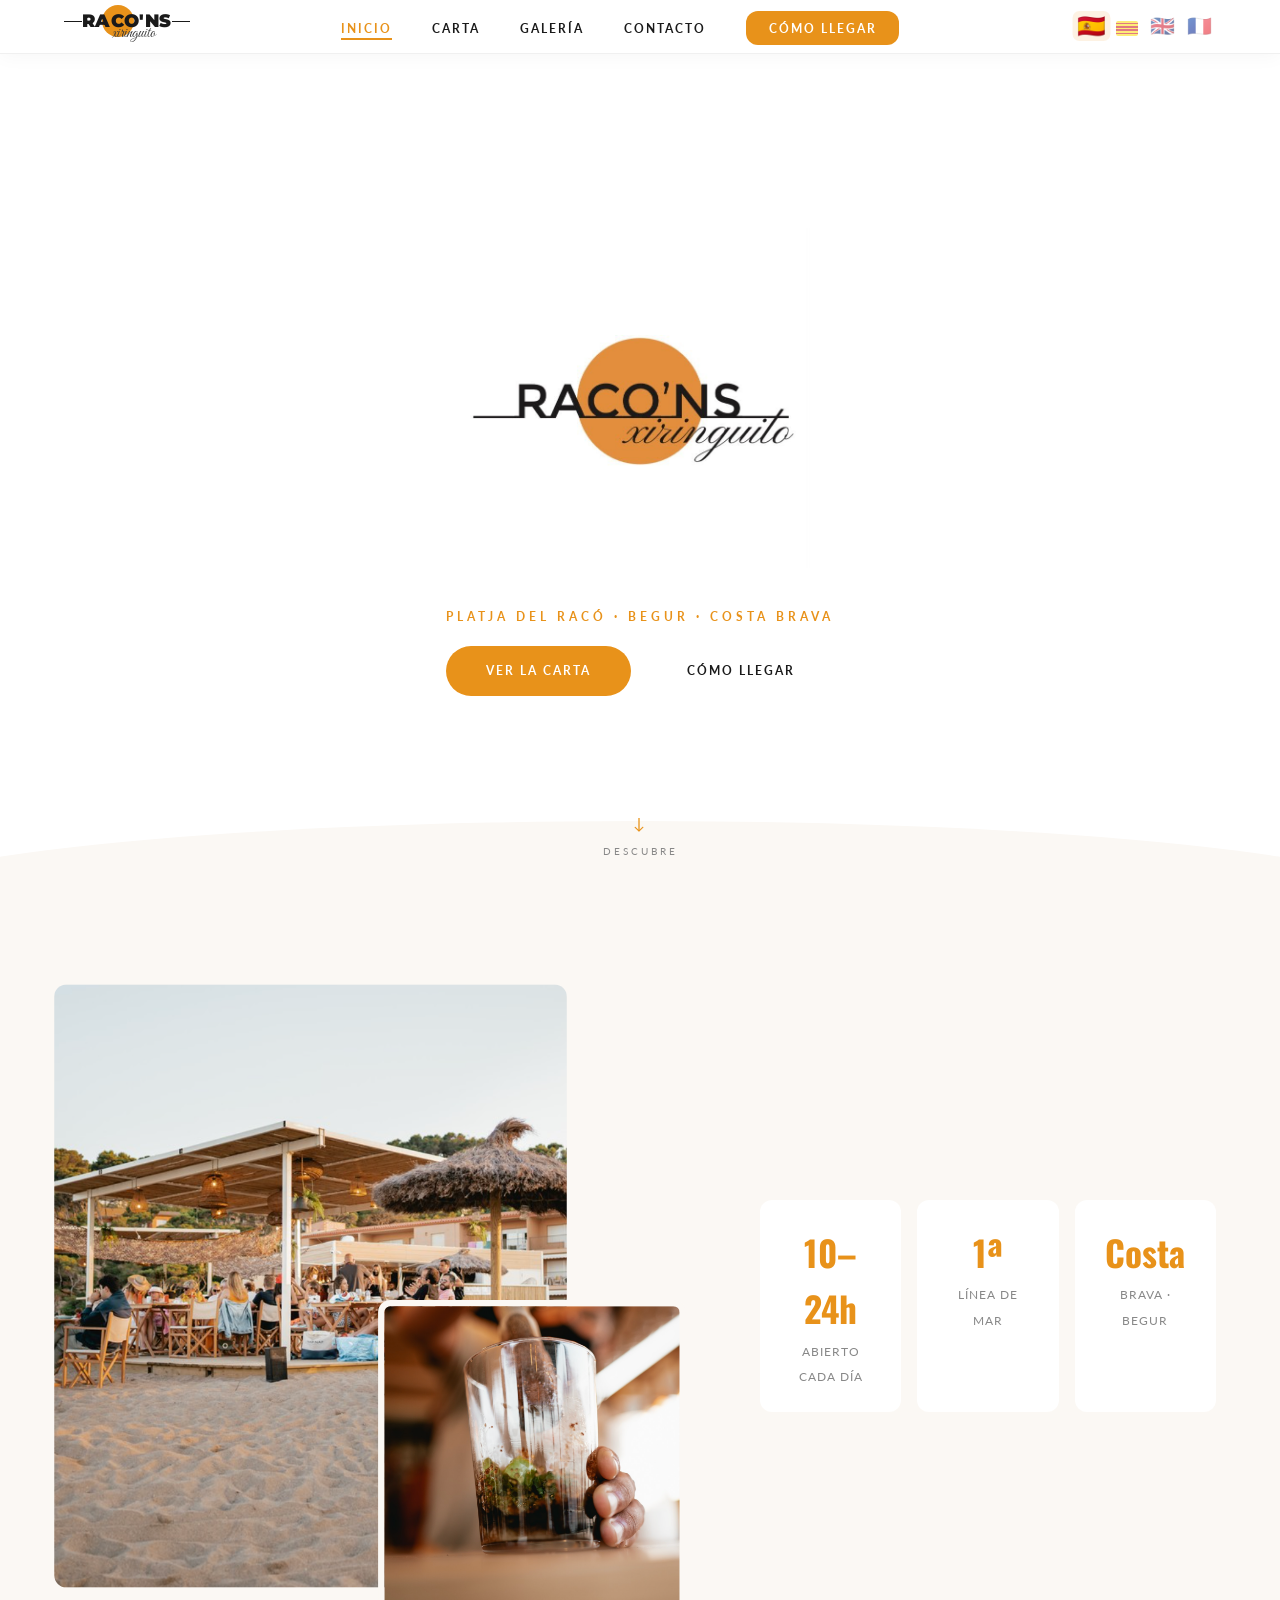
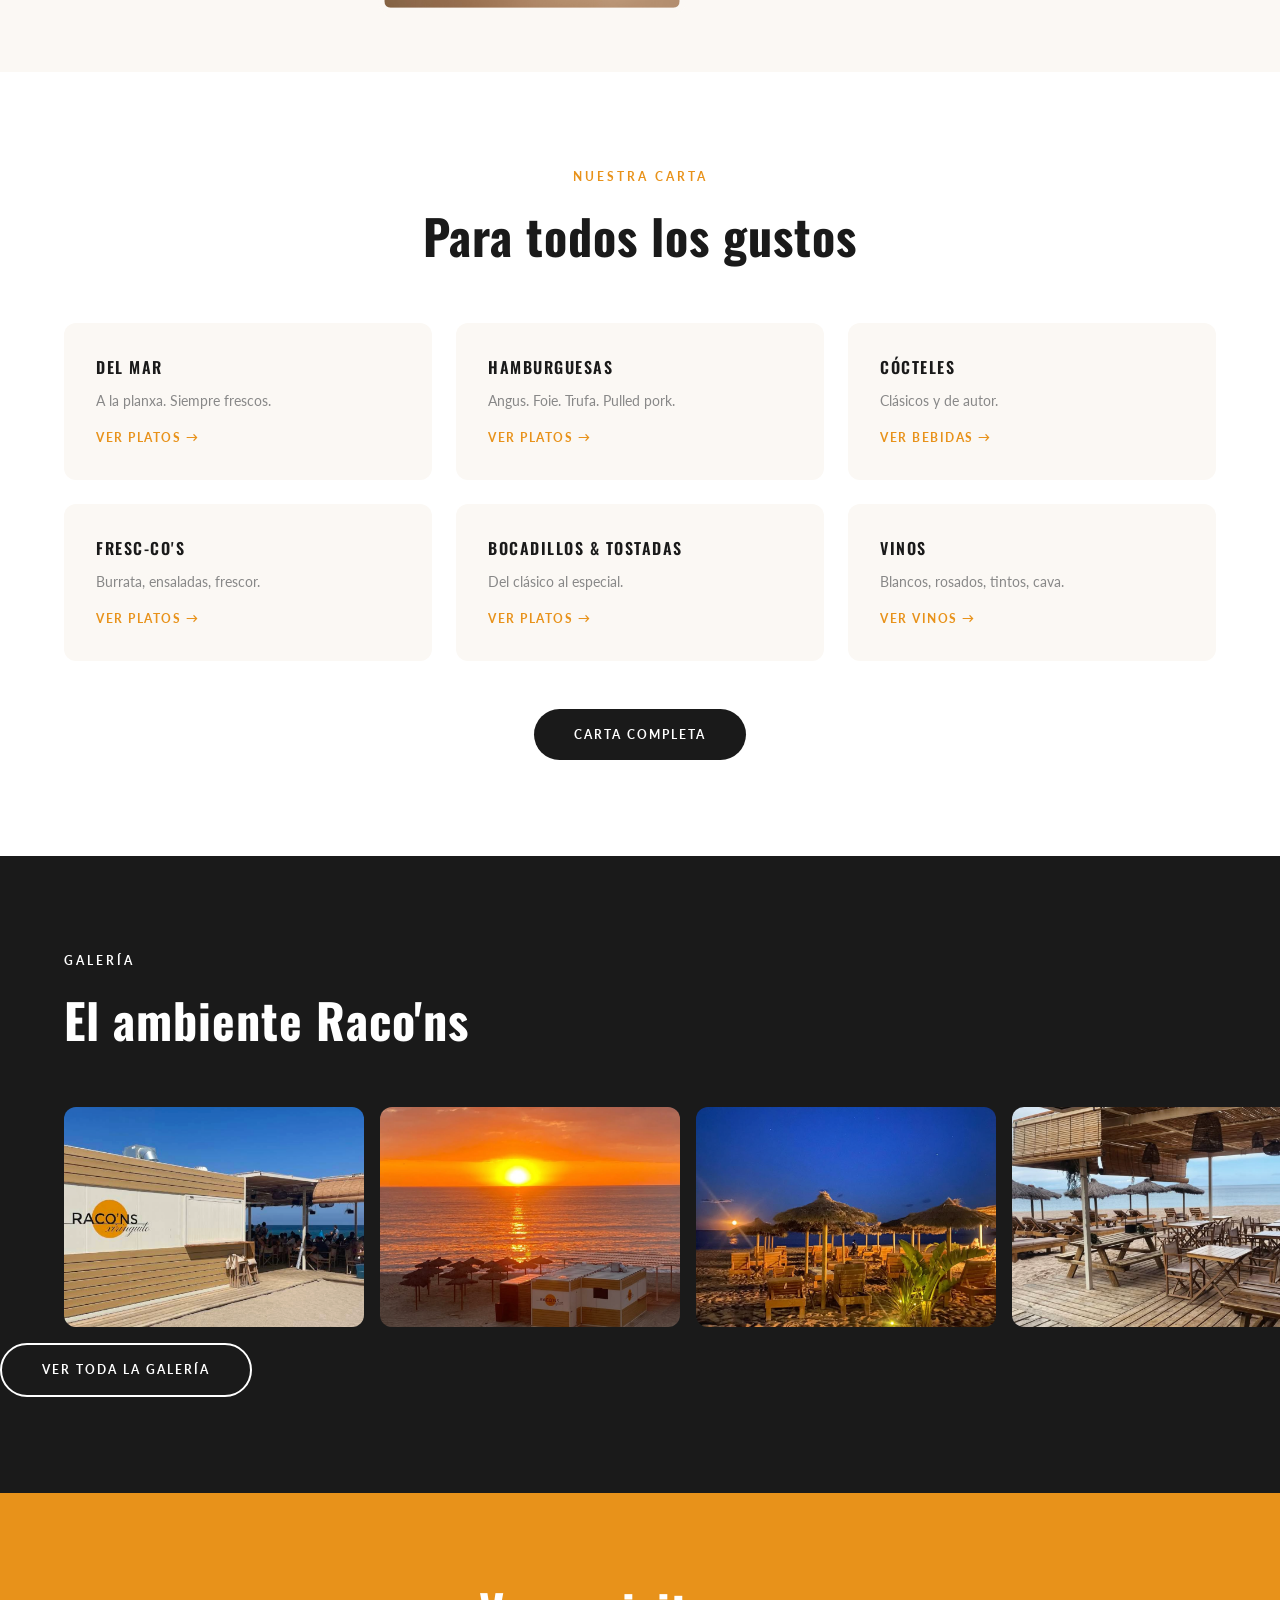
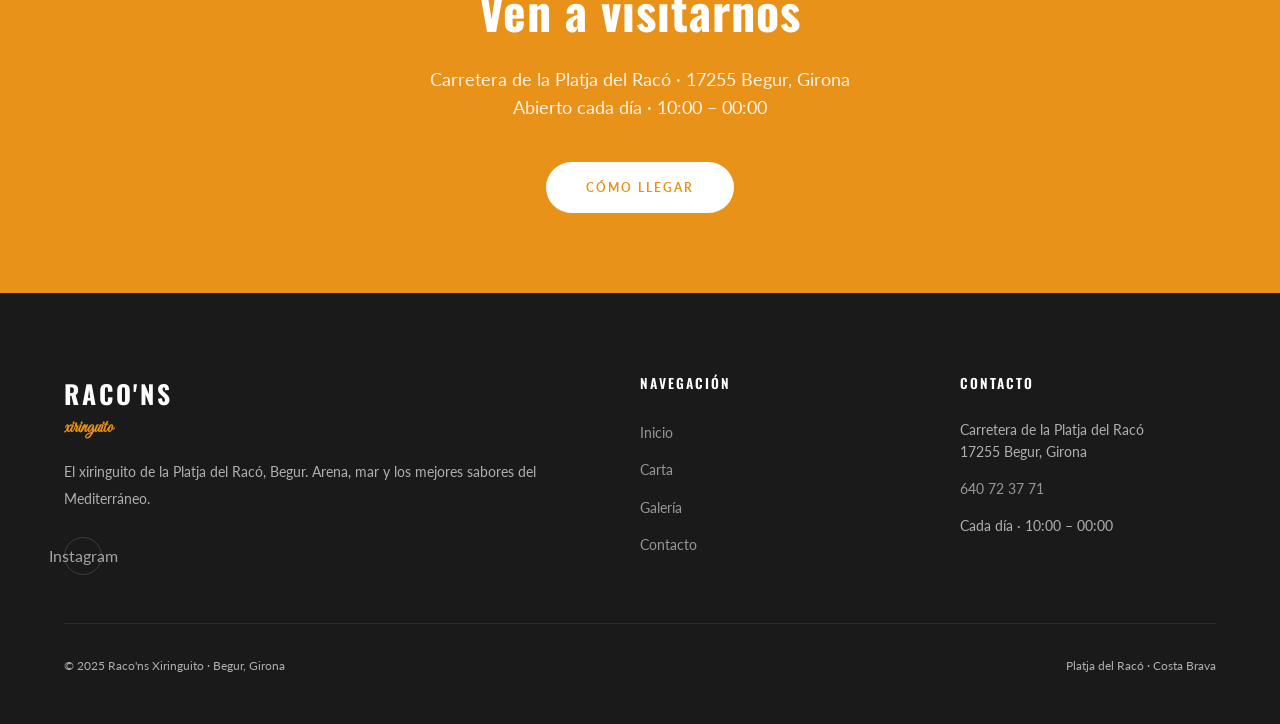
<file: index.html>
<!DOCTYPE html>
<html lang="es">
<head>
  <meta charset="UTF-8">
  <meta name="viewport" content="width=device-width, initial-scale=1.0">
  <title>Raco'ns Xiringuito — Platja del Racó, Begur</title>
  <meta name="description" content="Xiringuito a la Platja del Racó, Begur. Viu el Mediterrani amb les millors copes, còctels i cuina fresca a peu de platja.">
  <meta name="keywords" content="xiringuito, Begur, Platja del Racó, bar platja, cocteleria, cuina mediterrània, Girona">
  <meta property="og:title" content="Raco'ns Xiringuito — Platja del Racó, Begur">
  <meta property="og:description" content="El millor xiringuito de la Costa Brava. Cocktails, carta fresca i vistes al mar.">
  <meta property="og:type" content="website">
  <link rel="stylesheet" href="assets/css/styles.css">
  <link rel="icon" type="image/png" href="assets/img/logo.png">
</head>
<body data-page="index">

  <!-- NAV -->
  <nav>
    <a href="index.html" class="nav-logo">
      <div class="logo-mark logo-mark-sm">
        <div class="lm-row">
          <span class="lm-line"></span>
          <span class="lm-name-wrap">
            <span class="lm-circle"></span>
            <span class="lm-name">RACO'NS</span>
          </span>
          <span class="lm-line"></span>
        </div>
        <span class="lm-sub">xiringuito</span>
      </div>
    </a>
    <ul class="nav-links">
      <li><a href="index.html" class="active" data-i18n="nav_inicio">Inicio</a></li>
      <li><a href="carta.html" data-i18n="nav_carta">Carta</a></li>
      <li><a href="galeria.html" data-i18n="nav_galeria">Galería</a></li>
      <li><a href="contacto.html" data-i18n="nav_contacto">Contacto</a></li>
      <li><a href="contacto.html" class="nav-cta" data-i18n="nav_llegar">Cómo llegar</a></li>
    </ul>
    <div class="lang-switcher">
      <button class="lang-btn active" data-lang="es" title="Español">🇪🇸</button>
      <button class="lang-btn" data-lang="ca" title="Català"><span class="flag-ca"></span></button>
      <button class="lang-btn" data-lang="en" title="English">🇬🇧</button>
      <button class="lang-btn" data-lang="fr" title="Français">🇫🇷</button>
    </div>
    <div class="hamburger" aria-label="Menú">
      <span></span><span></span><span></span>
    </div>
  </nav>

  <h1 class="sr-only">Raco's Xiringuito — Xiringuito a la Platja del Racó, Begur</h1>

  <!-- HERO -->
  <section class="hero">
    <div class="hero-logo-wrap">
      <img src="assets/img/logo.png" alt="Raco'ns Xiringuito" class="hero-logo-img"
        onerror="this.style.display='none';this.nextElementSibling.style.display='inline-block'">
      <div class="logo-mark logo-mark-lg" style="display:none">
        <div class="lm-row">
          <span class="lm-line"></span>
          <span class="lm-name-wrap">
            <span class="lm-circle"></span>
            <span class="lm-name">RACO'NS</span>
          </span>
          <span class="lm-line"></span>
        </div>
        <span class="lm-sub">xiringuito</span>
      </div>
    </div>
    <span class="hero-tag">Platja del Racó · Begur · Costa Brava</span>
    <div class="hero-btns">
      <a href="carta.html" class="btn btn-primary" data-i18n="hero_btn_carta">Ver la Carta</a>
      <a href="contacto.html" class="btn btn-outline-dark" data-i18n="hero_btn_llegar">Cómo llegar</a>
    </div>
    <div class="hero-scroll" data-i18n="hero_scroll">Descubre</div>
  </section>

  <!-- ABOUT -->
  <section class="about">
    <div class="about-image fade-in">
      <img src="assets/img/photo-7.png" alt="Xiringuito Raco'ns" class="about-img-main">
      <img src="assets/img/photo-10.png" alt="Còctels Raco'ns" class="about-img-accent">
    </div>
    <div class="about-text">
      <div class="about-stats fade-in">
        <div class="stat">
          <span class="stat-num">10–24h</span>
          <span class="stat-label" data-i18n="about_stat_hours">Abierto cada día</span>
        </div>
        <div class="stat">
          <span class="stat-num">1ª</span>
          <span class="stat-label" data-i18n="about_stat_line">Línea de mar</span>
        </div>
        <div class="stat">
          <span class="stat-num">Costa</span>
          <span class="stat-label" data-i18n="about_stat_brava">Brava · Begur</span>
        </div>
      </div>
    </div>
  </section>

  <!-- MENU PREVIEW -->
  <section class="menu-preview">
    <span class="section-tag fade-in" data-i18n="menu_tag">Nuestra carta</span>
    <h2 class="section-title fade-in delay-1" data-i18n="menu_title">Para todos los gustos</h2>
    <div class="menu-grid">
      <div class="menu-card fade-in">
        <h3 class="menu-card-title" data-i18n="menu_delmar_title">Del Mar</h3>
        <p class="menu-card-desc" data-i18n="menu_delmar_desc">Calamar, sepia, pulpo y mejillones de roca a la planxa. Frescos y de temporada.</p>
        <a href="carta.html#del-mar" class="menu-card-link" data-i18n="menu_link_platos">Ver platos →</a>
      </div>
      <div class="menu-card fade-in delay-1">
        <h3 class="menu-card-title" data-i18n="menu_hambur_title">Hamburguesas Gourmet</h3>
        <p class="menu-card-desc" data-i18n="menu_hambur_desc">Angus, foie, pulled pork, trufa... Cinco creaciones únicas que no encontrarás en ningún otro sitio.</p>
        <a href="carta.html#hamburgueses" class="menu-card-link" data-i18n="menu_link_platos">Ver platos →</a>
      </div>
      <div class="menu-card fade-in delay-2">
        <h3 class="menu-card-title" data-i18n="menu_cocteles_title">Cócteles</h3>
        <p class="menu-card-desc" data-i18n="menu_cocteles_desc">Mojitos, caipirinhas, piña colada y más. La hora del sol nunca ha sabido tan bien.</p>
        <a href="carta.html#cocteles" class="menu-card-link" data-i18n="menu_link_bebidas">Ver bebidas →</a>
      </div>
      <div class="menu-card fade-in delay-1">
        <h3 class="menu-card-title" data-i18n="menu_frescos_title">Fresc-co's</h3>
        <p class="menu-card-desc" data-i18n="menu_frescos_desc">Burrata, ensaladas y opciones frescas para los días de más calor.</p>
        <a href="carta.html#frescos" class="menu-card-link" data-i18n="menu_link_platos">Ver platos →</a>
      </div>
      <div class="menu-card fade-in delay-2">
        <h3 class="menu-card-title" data-i18n="menu_entrepans_title">Bocadillos & Tostadas</h3>
        <p class="menu-card-desc" data-i18n="menu_entrepans_desc">Desde un bikini hasta tostadas de jamón ibérico o salmón ahumado con aguacate.</p>
        <a href="carta.html#entrepans" class="menu-card-link" data-i18n="menu_link_platos">Ver platos →</a>
      </div>
      <div class="menu-card fade-in delay-3">
        <h3 class="menu-card-title" data-i18n="menu_vins_title">Carta de Vinos</h3>
        <p class="menu-card-desc" data-i18n="menu_vins_desc">Blancos, rosados, tintos y cavas seleccionados para acompañar cada momento.</p>
        <a href="carta.html#vins" class="menu-card-link" data-i18n="menu_link_vinos">Ver vinos →</a>
      </div>
    </div>
    <div class="menu-preview-cta fade-in">
      <a href="carta.html" class="btn btn-dark" data-i18n="menu_btn_carta">Carta completa</a>
    </div>
  </section>

  <!-- GALLERY STRIP -->
  <div class="gallery-strip">
    <div class="gallery-strip-header">
      <span class="section-tag" data-i18n="gallery_tag">Galería</span>
      <h2 class="section-title" data-i18n="gallery_title">El ambiente Raco'ns</h2>
    </div>
    <div class="gallery-scroll">
      <div class="gallery-thumb">
        <img src="assets/img/photo-1.png" alt="Raco'ns exterior">
      </div>
      <div class="gallery-thumb">
        <img src="assets/img/photo-4.png" alt="Raco'ns amanecer">
      </div>
      <div class="gallery-thumb">
        <img src="assets/img/photo-6.png" alt="Nit de lluna">
      </div>
      <div class="gallery-thumb">
        <img src="assets/img/photo-8.png" alt="Terrassa Raco'ns">
      </div>
      <div class="gallery-thumb">
        <img src="assets/img/photo-9.png" alt="Equip Raco'ns">
      </div>
      <div class="gallery-thumb">
        <img src="assets/img/photo-3.png" alt="Nit a Raco'ns">
      </div>
    </div>
    <div class="gallery-strip-cta">
      <a href="galeria.html" class="btn btn-outline" data-i18n="gallery_btn">Ver toda la galería</a>
    </div>
  </div>

  <!-- CTA BANNER -->
  <div class="cta-banner">
    <h2 class="section-title fade-in" data-i18n="home_cta_title">Ven a visitarnos</h2>
    <p class="fade-in delay-1" data-i18n-html="home_cta_desc">Carretera de la Platja del Racó · 17255 Begur, Girona<br>Abierto cada día · 10:00 – 00:00</p>
    <a href="contacto.html" class="btn btn-white fade-in delay-2" data-i18n="home_cta_btn">Cómo llegar</a>
  </div>

  <!-- FOOTER -->
  <footer>
    <div class="footer-grid">
      <div class="footer-brand">
        <span class="footer-logo-text">RACO'NS</span>
        <span class="footer-logo-sub">xiringuito</span>
        <p class="footer-desc" data-i18n="footer_desc">El xiringuito de la Platja del Racó, Begur. Arena, mar y los mejores sabores del Mediterráneo.</p>
        <div class="footer-social">
          <a href="https://www.instagram.com/raconsxiringuito/" target="_blank" rel="noopener" title="Instagram">Instagram</a>
        </div>
      </div>
      <div>
        <p class="footer-heading" data-i18n="footer_nav_heading">Navegación</p>
        <ul class="footer-links">
          <li><a href="index.html" data-i18n="nav_inicio">Inicio</a></li>
          <li><a href="carta.html" data-i18n="nav_carta">Carta</a></li>
          <li><a href="galeria.html" data-i18n="nav_galeria">Galería</a></li>
          <li><a href="contacto.html" data-i18n="nav_contacto">Contacto</a></li>
        </ul>
      </div>
      <div>
        <p class="footer-heading" data-i18n="footer_contact_heading">Contacto</p>
        <div class="footer-info">
          <div class="footer-info-item">
            
            <span>Carretera de la Platja del Racó<br>17255 Begur, Girona</span>
          </div>
          <div class="footer-info-item">
            
            <a href="tel:+34640723771">640 72 37 71</a>
          </div>
          <div class="footer-info-item">
            
            <span data-i18n="footer_hours">Cada día · 10:00 – 00:00</span>
          </div>
        </div>
      </div>
    </div>
    <div class="footer-bottom">
      <span>© 2025 Raco'ns Xiringuito · Begur, Girona</span>
      <span>Platja del Racó · Costa Brava</span>
    </div>
  </footer>

  <script src="assets/js/translations.js"></script>
  <script src="assets/js/main.js"></script>
</body>
</html>
</file>
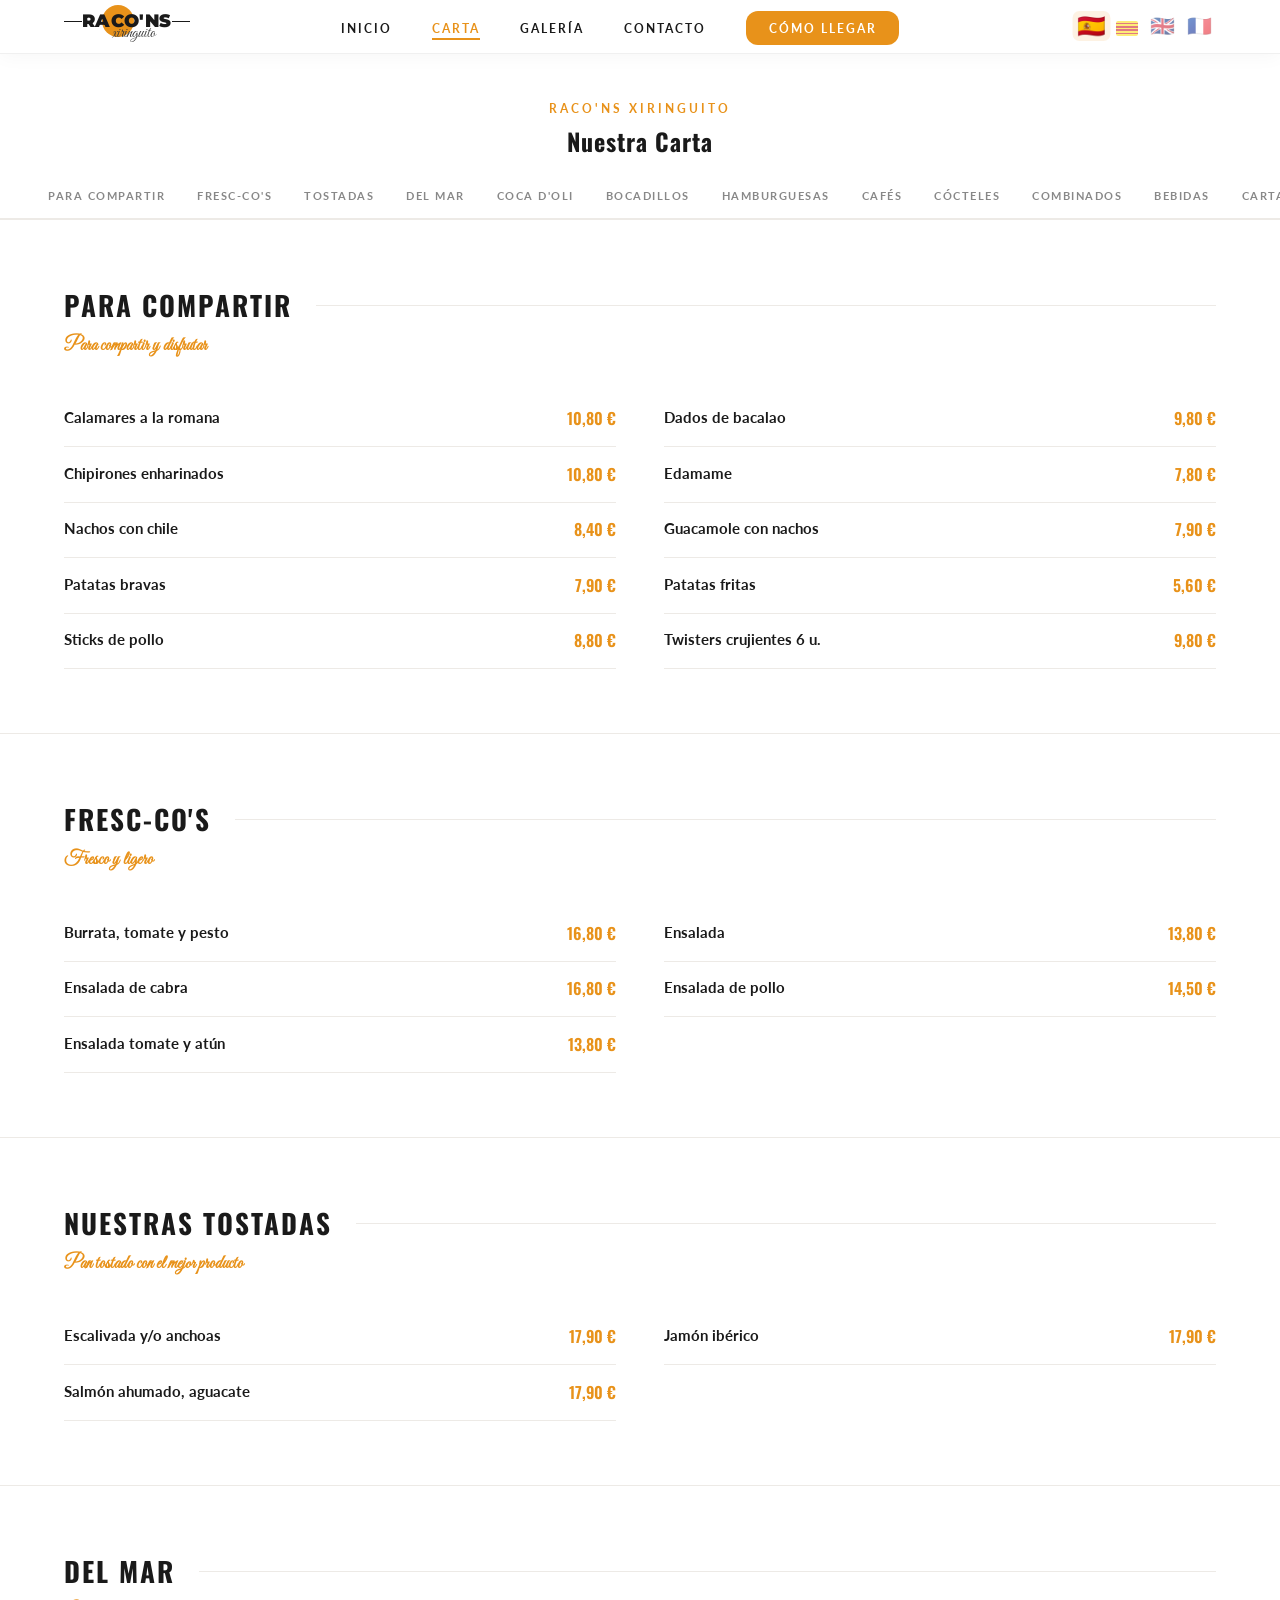
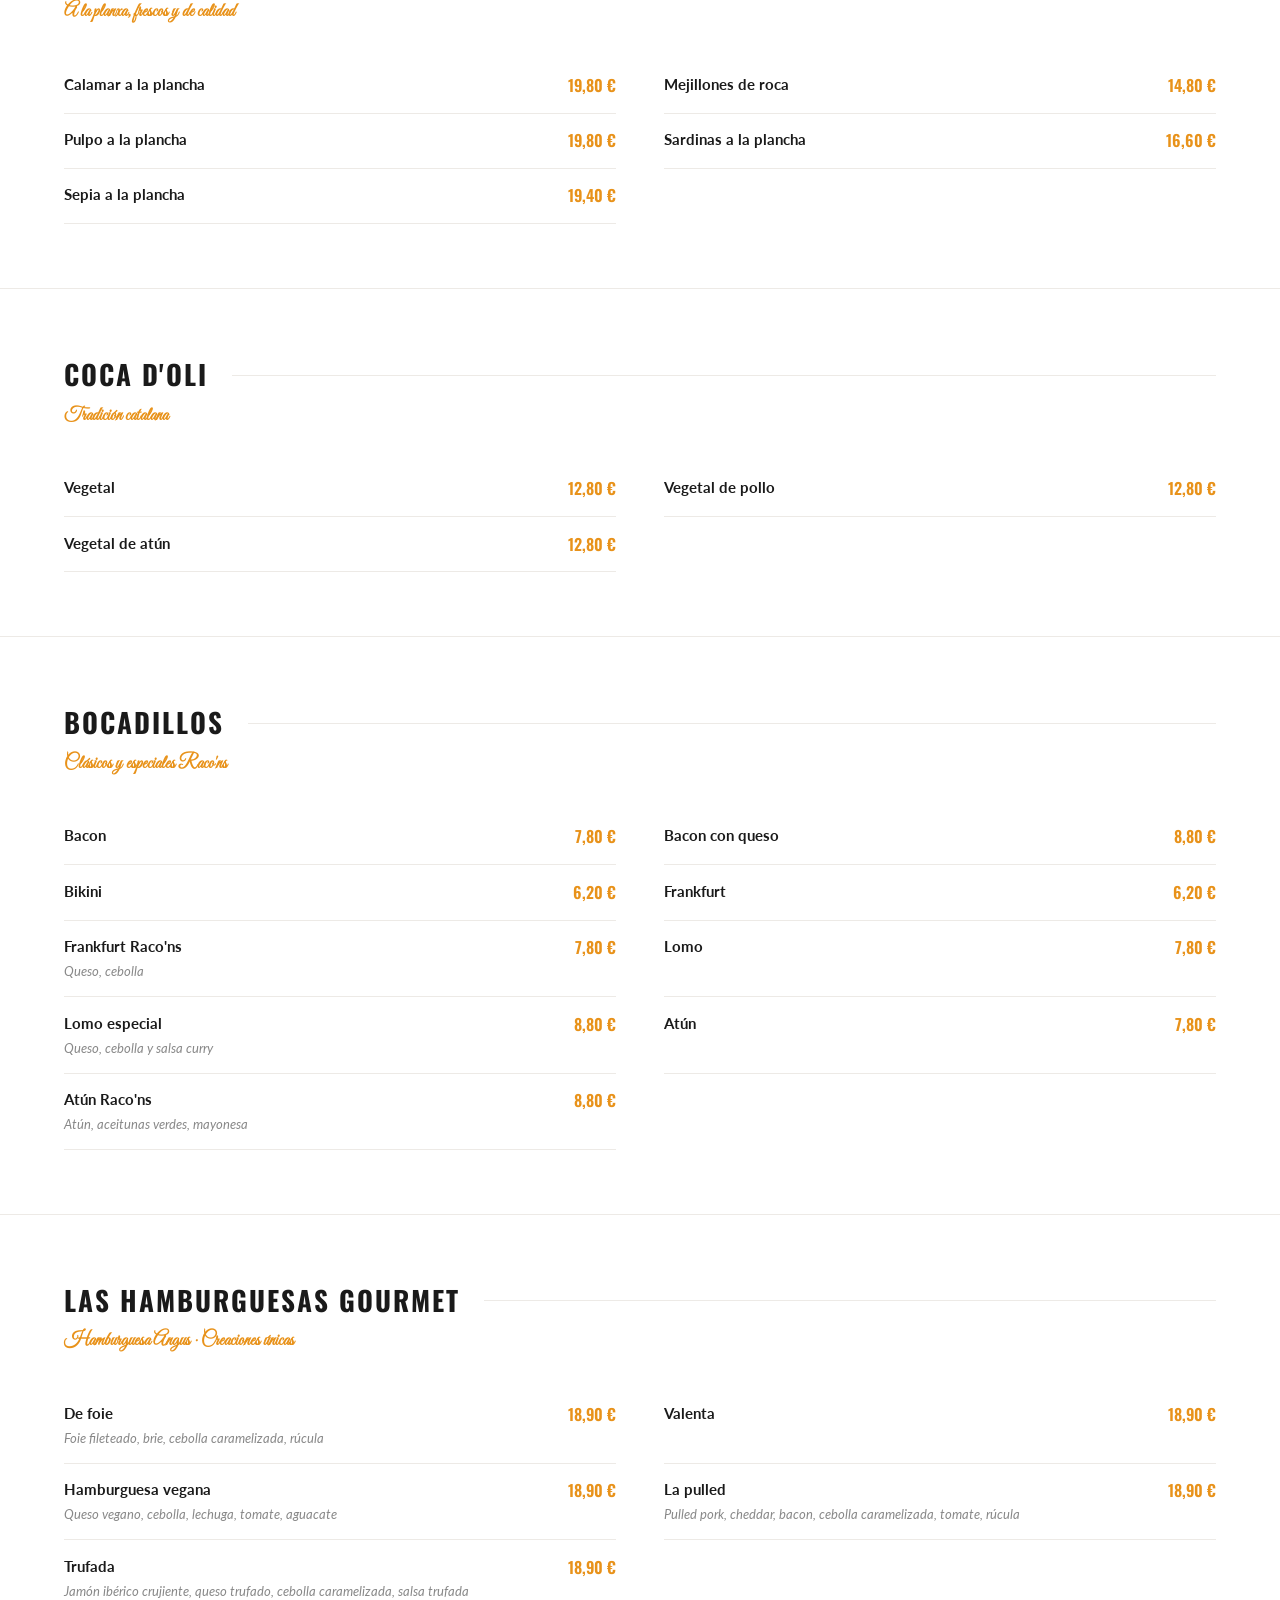
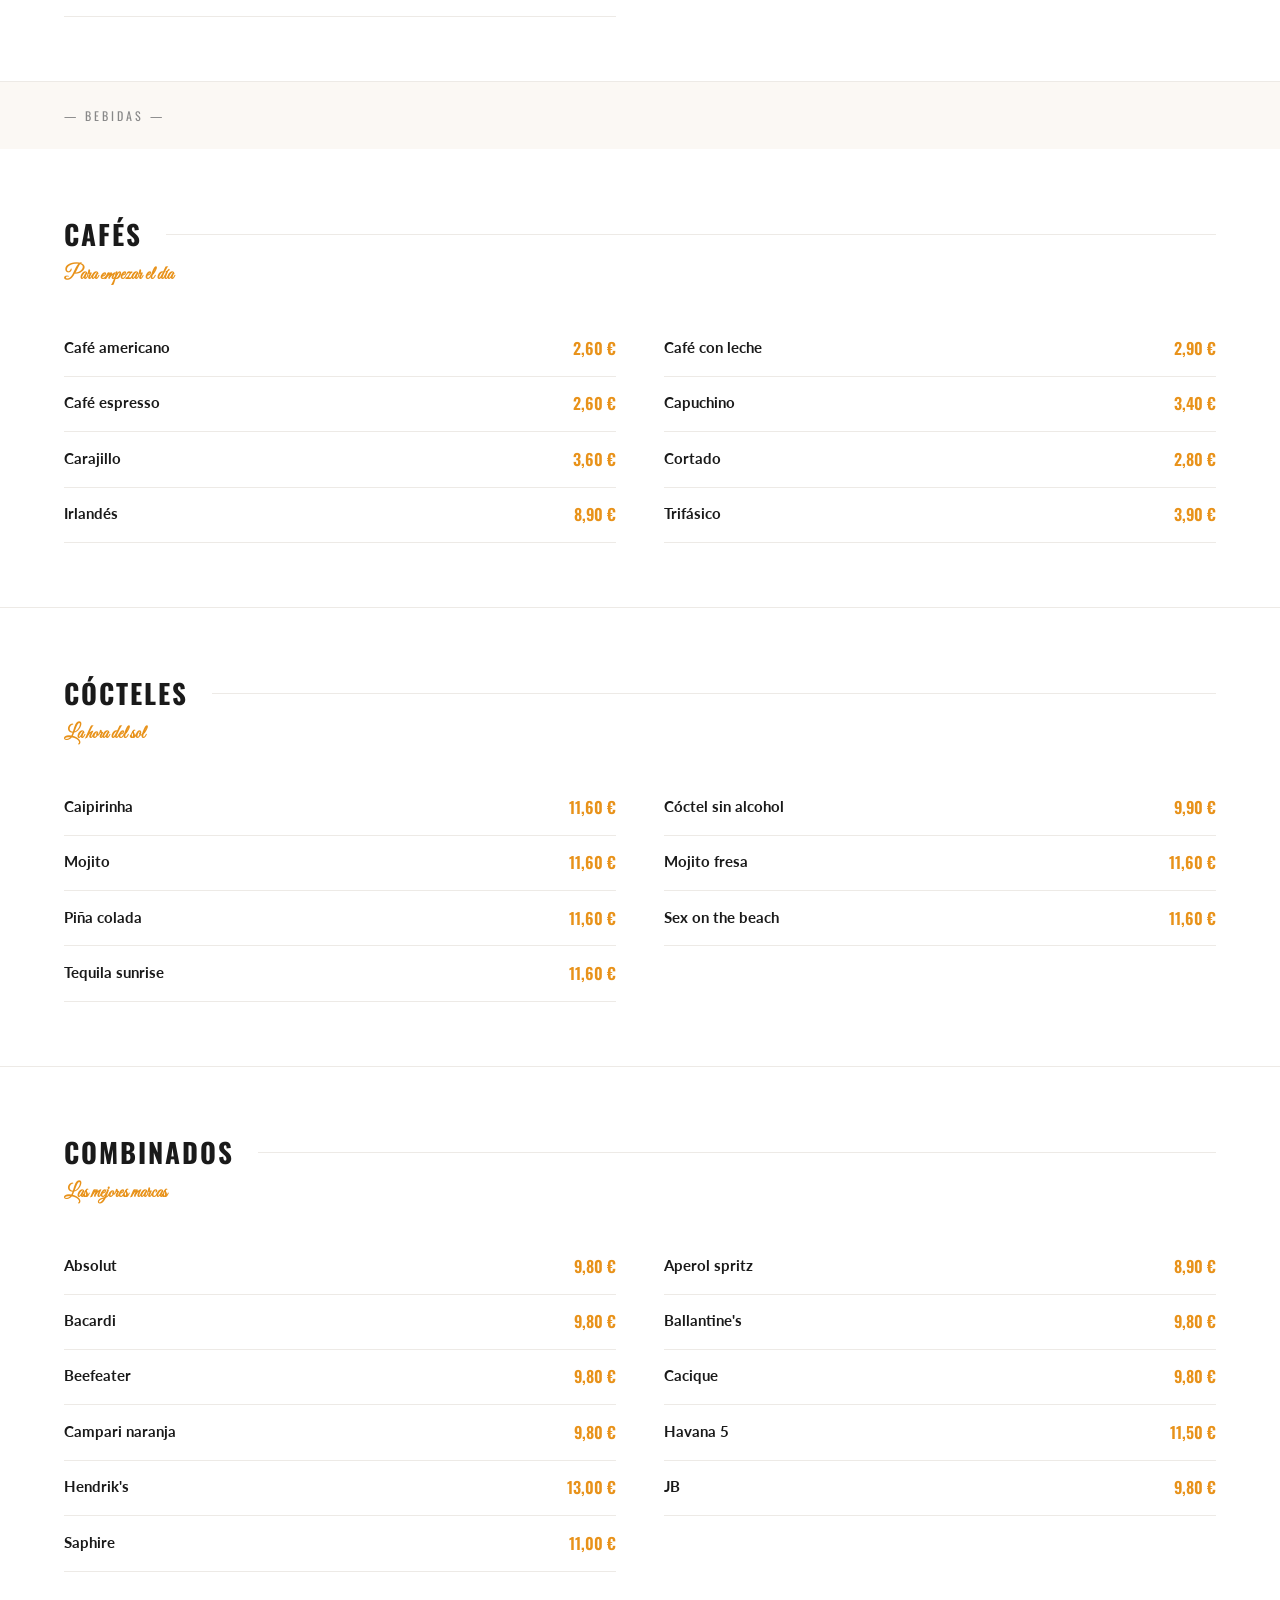
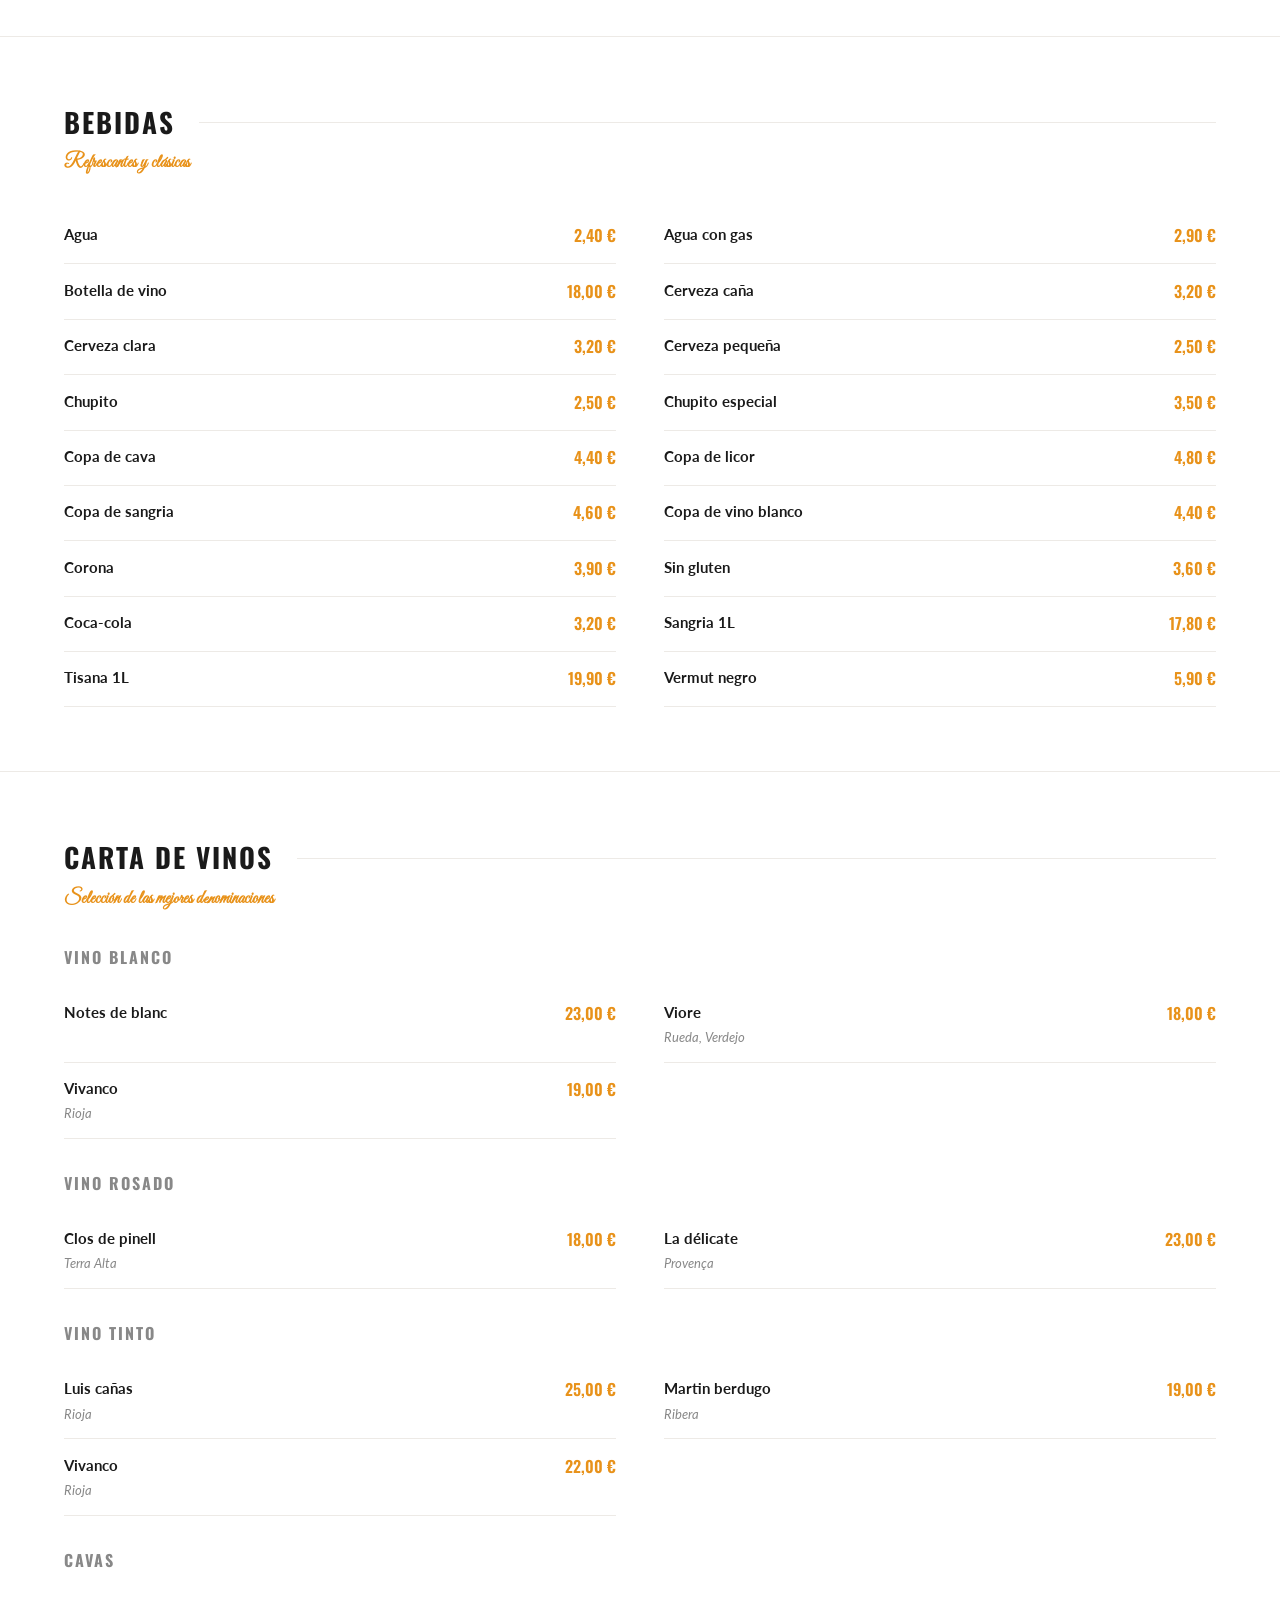
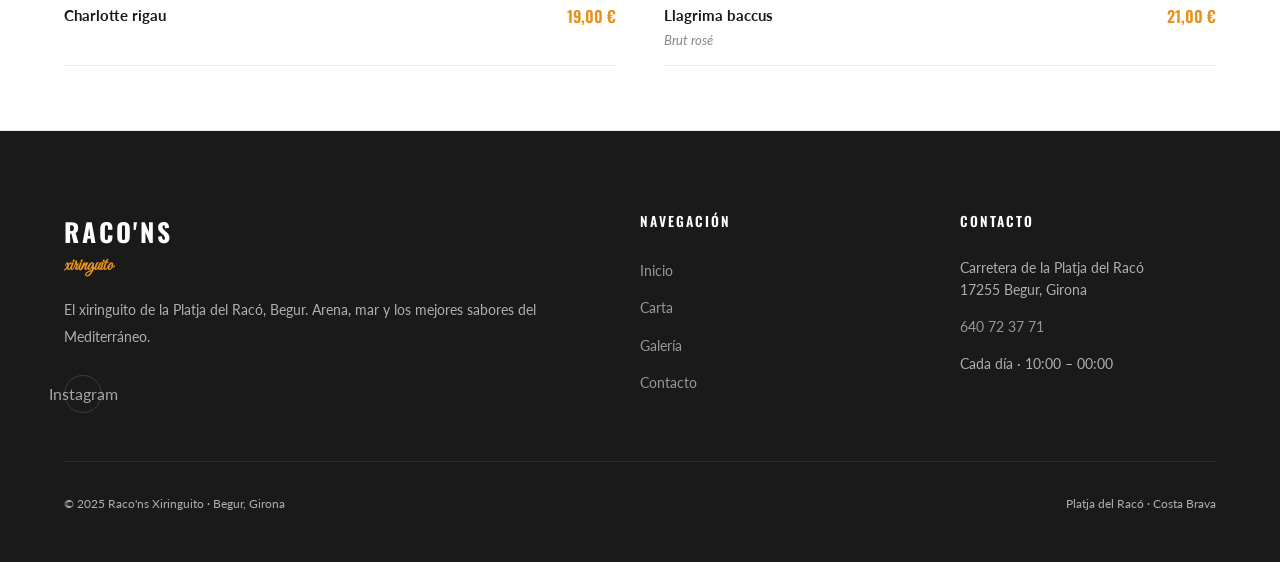
<file: carta.html>
<!DOCTYPE html>
<html lang="es">
<head>
  <meta charset="UTF-8">
  <meta name="viewport" content="width=device-width, initial-scale=1.0">
  <title>Carta — Raco'ns Xiringuito · Begur</title>
  <meta name="description" content="Carta completa de Raco'ns Xiringuito. Del mar, hamburgueses gourmet, entrepans, còctels, vins i molt més.">
  <link rel="stylesheet" href="assets/css/styles.css">
  <link rel="icon" type="image/png" href="assets/img/logo.png">
</head>
<body data-page="carta">

  <!-- NAV -->
  <nav>
    <a href="index.html" class="nav-logo">
      <div class="logo-mark logo-mark-sm">
        <div class="lm-row">
          <span class="lm-line"></span>
          <span class="lm-name-wrap">
            <span class="lm-circle"></span>
            <span class="lm-name">RACO'NS</span>
          </span>
          <span class="lm-line"></span>
        </div>
        <span class="lm-sub">xiringuito</span>
      </div>
    </a>
    <ul class="nav-links">
      <li><a href="index.html" data-i18n="nav_inicio">Inicio</a></li>
      <li><a href="carta.html" class="active" data-i18n="nav_carta">Carta</a></li>
      <li><a href="galeria.html" data-i18n="nav_galeria">Galería</a></li>
      <li><a href="contacto.html" data-i18n="nav_contacto">Contacto</a></li>
      <li><a href="contacto.html" class="nav-cta" data-i18n="nav_llegar">Cómo llegar</a></li>
    </ul>
    <div class="lang-switcher">
      <button class="lang-btn active" data-lang="es" title="Español">🇪🇸</button>
      <button class="lang-btn" data-lang="ca" title="Català"><span class="flag-ca"></span></button>
      <button class="lang-btn" data-lang="en" title="English">🇬🇧</button>
      <button class="lang-btn" data-lang="fr" title="Français">🇫🇷</button>
    </div>
    <div class="hamburger">
      <span></span><span></span><span></span>
    </div>
  </nav>

  <!-- PAGE HEADER -->
  <div class="page-header">
    <span class="section-tag">Raco'ns Xiringuito</span>
    <h1 class="section-title" data-i18n="carta_title">Nuestra Carta</h1>
    <p class="section-desc" data-i18n="carta_desc">Cocina fresca, producto de calidad y el ambiente de la mejor playa de la Costa Brava.</p>
  </div>

  <!-- TABS -->
  <div class="carta-tabs-bar">
    <div class="carta-tabs-inner">
      <button class="carta-tab active" data-tab="compartir" data-i18n="tab_compartir">Para compartir</button>
      <button class="carta-tab" data-tab="frescos" data-i18n="tab_frescos">Fresc-co's</button>
      <button class="carta-tab" data-tab="torrades" data-i18n="tab_torrades">Tostadas</button>
      <button class="carta-tab" data-tab="del-mar" data-i18n="tab_delmar">Del Mar</button>
      <button class="carta-tab" data-tab="coca" data-i18n="tab_coca">Coca d'oli</button>
      <button class="carta-tab" data-tab="entrepans" data-i18n="tab_entrepans">Bocadillos</button>
      <button class="carta-tab" data-tab="hamburgueses" data-i18n="tab_hamburgueses">Hamburguesas</button>
      <button class="carta-tab" data-tab="cafes" data-i18n="tab_cafes">Cafés</button>
      <button class="carta-tab" data-tab="cocteles" data-i18n="tab_cocteles">Cócteles</button>
      <button class="carta-tab" data-tab="combinados" data-i18n="tab_combinados">Combinados</button>
      <button class="carta-tab" data-tab="bebidas" data-i18n="tab_bebidas">Bebidas</button>
      <button class="carta-tab" data-tab="vins" data-i18n="tab_vins">Carta de Vinos</button>
    </div>
  </div>

  <!-- CARTA BODY -->
  <div class="carta-body">

    <!-- PARA COMPARTIR -->
    <div class="carta-section" data-section="compartir" id="compartir">
      <div class="carta-section-header">
        <h2 class="carta-section-title" data-i18n="sec_compartir_title">Para compartir</h2>
        <p class="carta-section-sub" data-i18n="sec_compartir_sub">Para compartir y disfrutar</p>
      </div>
      <div class="carta-items">
        <div class="carta-item">
          <div class="carta-item-info"><p class="carta-item-name" data-i18n="fi_calamars_romana">Calamares a la romana</p></div>
          <span class="carta-item-price">10,80 €</span>
        </div>
        <div class="carta-item">
          <div class="carta-item-info"><p class="carta-item-name" data-i18n="fi_dados_bacalao">Dados de bacalao</p></div>
          <span class="carta-item-price">9,80 €</span>
        </div>
        <div class="carta-item">
          <div class="carta-item-info"><p class="carta-item-name" data-i18n="fi_chipirones">Chipirones enharinados</p></div>
          <span class="carta-item-price">10,80 €</span>
        </div>
        <div class="carta-item">
          <div class="carta-item-info"><p class="carta-item-name">Edamame</p></div>
          <span class="carta-item-price">7,80 €</span>
        </div>
        <div class="carta-item">
          <div class="carta-item-info"><p class="carta-item-name" data-i18n="fi_nachos_chile">Nachos con chile</p></div>
          <span class="carta-item-price">8,40 €</span>
        </div>
        <div class="carta-item">
          <div class="carta-item-info"><p class="carta-item-name" data-i18n="fi_guacamole">Guacamole con nachos</p></div>
          <span class="carta-item-price">7,90 €</span>
        </div>
        <div class="carta-item">
          <div class="carta-item-info"><p class="carta-item-name" data-i18n="fi_patates_braves">Patatas bravas</p></div>
          <span class="carta-item-price">7,90 €</span>
        </div>
        <div class="carta-item">
          <div class="carta-item-info"><p class="carta-item-name" data-i18n="fi_patates_fregides">Patatas fritas</p></div>
          <span class="carta-item-price">5,60 €</span>
        </div>
        <div class="carta-item">
          <div class="carta-item-info"><p class="carta-item-name" data-i18n="fi_sticks">Sticks de pollo</p></div>
          <span class="carta-item-price">8,80 €</span>
        </div>
        <div class="carta-item">
          <div class="carta-item-info"><p class="carta-item-name" data-i18n="fi_twisters">Twisters crujientes 6 u.</p></div>
          <span class="carta-item-price">9,80 €</span>
        </div>
      </div>
    </div>

    <!-- FRESC-CO'S -->
    <div class="carta-section" data-section="frescos" id="frescos">
      <div class="carta-section-header">
        <h2 class="carta-section-title" data-i18n="sec_frescos_title">Fresc-co's</h2>
        <p class="carta-section-sub" data-i18n="sec_frescos_sub">Fresco y ligero</p>
      </div>
      <div class="carta-items">
        <div class="carta-item">
          <div class="carta-item-info"><p class="carta-item-name" data-i18n="fi_burrata">Burrata, tomate y pesto</p></div>
          <span class="carta-item-price">16,80 €</span>
        </div>
        <div class="carta-item">
          <div class="carta-item-info"><p class="carta-item-name" data-i18n="fi_ensalada">Ensalada</p></div>
          <span class="carta-item-price">13,80 €</span>
        </div>
        <div class="carta-item">
          <div class="carta-item-info"><p class="carta-item-name" data-i18n="fi_ensalada_cabra">Ensalada de cabra</p></div>
          <span class="carta-item-price">16,80 €</span>
        </div>
        <div class="carta-item">
          <div class="carta-item-info"><p class="carta-item-name" data-i18n="fi_ensalada_pollo">Ensalada de pollo</p></div>
          <span class="carta-item-price">14,50 €</span>
        </div>
        <div class="carta-item">
          <div class="carta-item-info"><p class="carta-item-name" data-i18n="fi_ensalada_atun">Ensalada tomate y atún</p></div>
          <span class="carta-item-price">13,80 €</span>
        </div>
      </div>
    </div>

    <!-- TORRADES -->
    <div class="carta-section" data-section="torrades" id="torrades">
      <div class="carta-section-header">
        <h2 class="carta-section-title" data-i18n="sec_torrades_title">Nuestras tostadas</h2>
        <p class="carta-section-sub" data-i18n="sec_torrades_sub">Pan tostado con el mejor producto</p>
      </div>
      <div class="carta-items">
        <div class="carta-item">
          <div class="carta-item-info"><p class="carta-item-name" data-i18n="fi_escalivada">Escalivada y/o anchoas</p></div>
          <span class="carta-item-price">17,90 €</span>
        </div>
        <div class="carta-item">
          <div class="carta-item-info"><p class="carta-item-name" data-i18n="fi_pernil">Jamón ibérico</p></div>
          <span class="carta-item-price">17,90 €</span>
        </div>
        <div class="carta-item">
          <div class="carta-item-info"><p class="carta-item-name" data-i18n="fi_salmo">Salmón ahumado, aguacate</p></div>
          <span class="carta-item-price">17,90 €</span>
        </div>
      </div>
    </div>

    <!-- DEL MAR -->
    <div class="carta-section" data-section="del-mar" id="del-mar">
      <div class="carta-section-header">
        <h2 class="carta-section-title" data-i18n="sec_delmar_title">Del Mar</h2>
        <p class="carta-section-sub" data-i18n="sec_delmar_sub">A la planxa, frescos y de calidad</p>
      </div>
      <div class="carta-items">
        <div class="carta-item">
          <div class="carta-item-info"><p class="carta-item-name" data-i18n="fi_calamar_planxa">Calamar a la plancha</p></div>
          <span class="carta-item-price">19,80 €</span>
        </div>
        <div class="carta-item">
          <div class="carta-item-info"><p class="carta-item-name" data-i18n="fi_musclos">Mejillones de roca</p></div>
          <span class="carta-item-price">14,80 €</span>
        </div>
        <div class="carta-item">
          <div class="carta-item-info"><p class="carta-item-name" data-i18n="fi_pop">Pulpo a la plancha</p></div>
          <span class="carta-item-price">19,80 €</span>
        </div>
        <div class="carta-item">
          <div class="carta-item-info"><p class="carta-item-name" data-i18n="fi_sardines">Sardinas a la plancha</p></div>
          <span class="carta-item-price">16,60 €</span>
        </div>
        <div class="carta-item">
          <div class="carta-item-info"><p class="carta-item-name" data-i18n="fi_sepia">Sepia a la plancha</p></div>
          <span class="carta-item-price">19,40 €</span>
        </div>
      </div>
    </div>

    <!-- COCA D'OLI -->
    <div class="carta-section" data-section="coca" id="coca">
      <div class="carta-section-header">
        <h2 class="carta-section-title" data-i18n="sec_coca_title">Coca d'oli</h2>
        <p class="carta-section-sub" data-i18n="sec_coca_sub">Tradición catalana</p>
      </div>
      <div class="carta-items">
        <div class="carta-item">
          <div class="carta-item-info"><p class="carta-item-name">Vegetal</p></div>
          <span class="carta-item-price">12,80 €</span>
        </div>
        <div class="carta-item">
          <div class="carta-item-info"><p class="carta-item-name" data-i18n="fi_coca_pollastre">Vegetal de pollo</p></div>
          <span class="carta-item-price">12,80 €</span>
        </div>
        <div class="carta-item">
          <div class="carta-item-info"><p class="carta-item-name" data-i18n="fi_coca_atun">Vegetal de atún</p></div>
          <span class="carta-item-price">12,80 €</span>
        </div>
      </div>
    </div>

    <!-- BOCADILLOS -->
    <div class="carta-section" data-section="entrepans" id="entrepans">
      <div class="carta-section-header">
        <h2 class="carta-section-title" data-i18n="sec_entrepans_title">Bocadillos</h2>
        <p class="carta-section-sub" data-i18n="sec_entrepans_sub">Clásicos y especiales Raco'ns</p>
      </div>
      <div class="carta-items">
        <div class="carta-item">
          <div class="carta-item-info"><p class="carta-item-name" data-i18n="fi_baco">Bacon</p></div>
          <span class="carta-item-price">7,80 €</span>
        </div>
        <div class="carta-item">
          <div class="carta-item-info"><p class="carta-item-name" data-i18n="fi_baco_formatge">Bacon con queso</p></div>
          <span class="carta-item-price">8,80 €</span>
        </div>
        <div class="carta-item">
          <div class="carta-item-info"><p class="carta-item-name">Bikini</p></div>
          <span class="carta-item-price">6,20 €</span>
        </div>
        <div class="carta-item">
          <div class="carta-item-info"><p class="carta-item-name">Frankfurt</p></div>
          <span class="carta-item-price">6,20 €</span>
        </div>
        <div class="carta-item">
          <div class="carta-item-info">
            <p class="carta-item-name">Frankfurt Raco'ns</p>
            <p class="carta-item-desc" data-i18n="fd_frankfurt_racoons">Queso, cebolla</p>
          </div>
          <span class="carta-item-price">7,80 €</span>
        </div>
        <div class="carta-item">
          <div class="carta-item-info"><p class="carta-item-name" data-i18n="fi_llom">Lomo</p></div>
          <span class="carta-item-price">7,80 €</span>
        </div>
        <div class="carta-item">
          <div class="carta-item-info">
            <p class="carta-item-name" data-i18n="fi_llom_especial">Lomo especial</p>
            <p class="carta-item-desc" data-i18n="fd_llom_especial">Queso, cebolla y salsa curry</p>
          </div>
          <span class="carta-item-price">8,80 €</span>
        </div>
        <div class="carta-item">
          <div class="carta-item-info"><p class="carta-item-name" data-i18n="fi_tonyina">Atún</p></div>
          <span class="carta-item-price">7,80 €</span>
        </div>
        <div class="carta-item">
          <div class="carta-item-info">
            <p class="carta-item-name" data-i18n="fi_tonyina_racoons">Atún Raco'ns</p>
            <p class="carta-item-desc" data-i18n="fd_tonyina_racoons">Atún, aceitunas verdes, mayonesa</p>
          </div>
          <span class="carta-item-price">8,80 €</span>
        </div>
      </div>
    </div>

    <!-- HAMBURGUESAS GOURMET -->
    <div class="carta-section" data-section="hamburgueses" id="hamburgueses">
      <div class="carta-section-header">
        <h2 class="carta-section-title" data-i18n="sec_hamburgueses_title">Las hamburguesas gourmet</h2>
        <p class="carta-section-sub" data-i18n="sec_hamburgueses_sub">Hamburguesa Angus · Creaciones únicas</p>
      </div>
      <div class="carta-items">
        <div class="carta-item">
          <div class="carta-item-info">
            <p class="carta-item-name">De foie</p>
            <p class="carta-item-desc" data-i18n="fd_foie">Foie fileteado, brie, cebolla caramelizada, rúcula</p>
          </div>
          <span class="carta-item-price">18,90 €</span>
        </div>
        <div class="carta-item">
          <div class="carta-item-info"><p class="carta-item-name">Valenta</p></div>
          <span class="carta-item-price">18,90 €</span>
        </div>
        <div class="carta-item">
          <div class="carta-item-info">
            <p class="carta-item-name" data-i18n="fi_vegana">Hamburguesa vegana</p>
            <p class="carta-item-desc" data-i18n="fd_vegana">Queso vegano, cebolla, lechuga, tomate, aguacate</p>
          </div>
          <span class="carta-item-price">18,90 €</span>
        </div>
        <div class="carta-item">
          <div class="carta-item-info">
            <p class="carta-item-name">La pulled</p>
            <p class="carta-item-desc" data-i18n="fd_pulled">Pulled pork, cheddar, bacon, cebolla caramelizada, tomate, rúcula</p>
          </div>
          <span class="carta-item-price">18,90 €</span>
        </div>
        <div class="carta-item">
          <div class="carta-item-info">
            <p class="carta-item-name">Trufada</p>
            <p class="carta-item-desc" data-i18n="fd_trufada">Jamón ibérico crujiente, queso trufado, cebolla caramelizada, salsa trufada</p>
          </div>
          <span class="carta-item-price">18,90 €</span>
        </div>
      </div>
    </div>

    <!-- SEPARADOR -->
    <div class="carta-divider" data-i18n="carta_divider">— Bebidas —</div>

    <!-- CAFÉS -->
    <div class="carta-section" data-section="cafes" id="cafes">
      <div class="carta-section-header">
        <h2 class="carta-section-title" data-i18n="sec_cafes_title">Cafés</h2>
        <p class="carta-section-sub" data-i18n="sec_cafes_sub">Para empezar el día</p>
      </div>
      <div class="carta-items">
        <div class="carta-item">
          <div class="carta-item-info"><p class="carta-item-name">Café americano</p></div>
          <span class="carta-item-price">2,60 €</span>
        </div>
        <div class="carta-item">
          <div class="carta-item-info"><p class="carta-item-name" data-i18n="fi_cafe_leche">Café con leche</p></div>
          <span class="carta-item-price">2,90 €</span>
        </div>
        <div class="carta-item">
          <div class="carta-item-info"><p class="carta-item-name">Café espresso</p></div>
          <span class="carta-item-price">2,60 €</span>
        </div>
        <div class="carta-item">
          <div class="carta-item-info"><p class="carta-item-name" data-i18n="fi_capuchino">Capuchino</p></div>
          <span class="carta-item-price">3,40 €</span>
        </div>
        <div class="carta-item">
          <div class="carta-item-info"><p class="carta-item-name">Carajillo</p></div>
          <span class="carta-item-price">3,60 €</span>
        </div>
        <div class="carta-item">
          <div class="carta-item-info"><p class="carta-item-name">Cortado</p></div>
          <span class="carta-item-price">2,80 €</span>
        </div>
        <div class="carta-item">
          <div class="carta-item-info"><p class="carta-item-name" data-i18n="fi_irlandes">Irlandés</p></div>
          <span class="carta-item-price">8,90 €</span>
        </div>
        <div class="carta-item">
          <div class="carta-item-info"><p class="carta-item-name" data-i18n="fi_trifasic">Trifásico</p></div>
          <span class="carta-item-price">3,90 €</span>
        </div>
      </div>
    </div>

    <!-- CÓCTELES -->
    <div class="carta-section" data-section="cocteles" id="cocteles">
      <div class="carta-section-header">
        <h2 class="carta-section-title" data-i18n="sec_cocteles_title">Cócteles</h2>
        <p class="carta-section-sub" data-i18n="sec_cocteles_sub">La hora del sol</p>
      </div>
      <div class="carta-items">
        <div class="carta-item">
          <div class="carta-item-info"><p class="carta-item-name">Caipirinha</p></div>
          <span class="carta-item-price">11,60 €</span>
        </div>
        <div class="carta-item">
          <div class="carta-item-info"><p class="carta-item-name" data-i18n="fi_coctel_sa">Cóctel sin alcohol</p></div>
          <span class="carta-item-price">9,90 €</span>
        </div>
        <div class="carta-item">
          <div class="carta-item-info"><p class="carta-item-name">Mojito</p></div>
          <span class="carta-item-price">11,60 €</span>
        </div>
        <div class="carta-item">
          <div class="carta-item-info"><p class="carta-item-name" data-i18n="fi_mojito_fresa">Mojito fresa</p></div>
          <span class="carta-item-price">11,60 €</span>
        </div>
        <div class="carta-item">
          <div class="carta-item-info"><p class="carta-item-name">Piña colada</p></div>
          <span class="carta-item-price">11,60 €</span>
        </div>
        <div class="carta-item">
          <div class="carta-item-info"><p class="carta-item-name">Sex on the beach</p></div>
          <span class="carta-item-price">11,60 €</span>
        </div>
        <div class="carta-item">
          <div class="carta-item-info"><p class="carta-item-name">Tequila sunrise</p></div>
          <span class="carta-item-price">11,60 €</span>
        </div>
      </div>
    </div>

    <!-- COMBINADOS -->
    <div class="carta-section" data-section="combinados" id="combinados">
      <div class="carta-section-header">
        <h2 class="carta-section-title" data-i18n="sec_combinados_title">Combinados</h2>
        <p class="carta-section-sub" data-i18n="sec_combinados_sub">Las mejores marcas</p>
      </div>
      <div class="carta-items">
        <div class="carta-item">
          <div class="carta-item-info"><p class="carta-item-name">Absolut</p></div>
          <span class="carta-item-price">9,80 €</span>
        </div>
        <div class="carta-item">
          <div class="carta-item-info"><p class="carta-item-name">Aperol spritz</p></div>
          <span class="carta-item-price">8,90 €</span>
        </div>
        <div class="carta-item">
          <div class="carta-item-info"><p class="carta-item-name">Bacardi</p></div>
          <span class="carta-item-price">9,80 €</span>
        </div>
        <div class="carta-item">
          <div class="carta-item-info"><p class="carta-item-name">Ballantine's</p></div>
          <span class="carta-item-price">9,80 €</span>
        </div>
        <div class="carta-item">
          <div class="carta-item-info"><p class="carta-item-name">Beefeater</p></div>
          <span class="carta-item-price">9,80 €</span>
        </div>
        <div class="carta-item">
          <div class="carta-item-info"><p class="carta-item-name">Cacique</p></div>
          <span class="carta-item-price">9,80 €</span>
        </div>
        <div class="carta-item">
          <div class="carta-item-info"><p class="carta-item-name" data-i18n="fi_campari">Campari naranja</p></div>
          <span class="carta-item-price">9,80 €</span>
        </div>
        <div class="carta-item">
          <div class="carta-item-info"><p class="carta-item-name">Havana 5</p></div>
          <span class="carta-item-price">11,50 €</span>
        </div>
        <div class="carta-item">
          <div class="carta-item-info"><p class="carta-item-name">Hendrik's</p></div>
          <span class="carta-item-price">13,00 €</span>
        </div>
        <div class="carta-item">
          <div class="carta-item-info"><p class="carta-item-name">JB</p></div>
          <span class="carta-item-price">9,80 €</span>
        </div>
        <div class="carta-item">
          <div class="carta-item-info"><p class="carta-item-name">Saphire</p></div>
          <span class="carta-item-price">11,00 €</span>
        </div>
      </div>
    </div>

    <!-- BEBIDAS -->
    <div class="carta-section" data-section="bebidas" id="bebidas">
      <div class="carta-section-header">
        <h2 class="carta-section-title" data-i18n="sec_bebidas_title">Bebidas</h2>
        <p class="carta-section-sub" data-i18n="sec_bebidas_sub">Refrescantes y clásicas</p>
      </div>
      <div class="carta-items">
        <div class="carta-item">
          <div class="carta-item-info"><p class="carta-item-name" data-i18n="fi_agua">Agua</p></div>
          <span class="carta-item-price">2,40 €</span>
        </div>
        <div class="carta-item">
          <div class="carta-item-info"><p class="carta-item-name" data-i18n="fi_agua_gas">Agua con gas</p></div>
          <span class="carta-item-price">2,90 €</span>
        </div>
        <div class="carta-item">
          <div class="carta-item-info"><p class="carta-item-name" data-i18n="fi_botella_vino">Botella de vino</p></div>
          <span class="carta-item-price">18,00 €</span>
        </div>
        <div class="carta-item">
          <div class="carta-item-info"><p class="carta-item-name" data-i18n="fi_cerveza_canya">Cerveza caña</p></div>
          <span class="carta-item-price">3,20 €</span>
        </div>
        <div class="carta-item">
          <div class="carta-item-info"><p class="carta-item-name" data-i18n="fi_cerveza_clara">Cerveza clara</p></div>
          <span class="carta-item-price">3,20 €</span>
        </div>
        <div class="carta-item">
          <div class="carta-item-info"><p class="carta-item-name" data-i18n="fi_cerveza_pequena">Cerveza pequeña</p></div>
          <span class="carta-item-price">2,50 €</span>
        </div>
        <div class="carta-item">
          <div class="carta-item-info"><p class="carta-item-name" data-i18n="fi_chupito">Chupito</p></div>
          <span class="carta-item-price">2,50 €</span>
        </div>
        <div class="carta-item">
          <div class="carta-item-info"><p class="carta-item-name" data-i18n="fi_chupito_especial">Chupito especial</p></div>
          <span class="carta-item-price">3,50 €</span>
        </div>
        <div class="carta-item">
          <div class="carta-item-info"><p class="carta-item-name">Copa de cava</p></div>
          <span class="carta-item-price">4,40 €</span>
        </div>
        <div class="carta-item">
          <div class="carta-item-info"><p class="carta-item-name">Copa de licor</p></div>
          <span class="carta-item-price">4,80 €</span>
        </div>
        <div class="carta-item">
          <div class="carta-item-info"><p class="carta-item-name">Copa de sangria</p></div>
          <span class="carta-item-price">4,60 €</span>
        </div>
        <div class="carta-item">
          <div class="carta-item-info"><p class="carta-item-name" data-i18n="fi_copa_vi">Copa de vino blanco</p></div>
          <span class="carta-item-price">4,40 €</span>
        </div>
        <div class="carta-item">
          <div class="carta-item-info"><p class="carta-item-name">Corona</p></div>
          <span class="carta-item-price">3,90 €</span>
        </div>
        <div class="carta-item">
          <div class="carta-item-info"><p class="carta-item-name" data-i18n="fi_sin_gluten">Sin gluten</p></div>
          <span class="carta-item-price">3,60 €</span>
        </div>
        <div class="carta-item">
          <div class="carta-item-info"><p class="carta-item-name">Coca-cola</p></div>
          <span class="carta-item-price">3,20 €</span>
        </div>
        <div class="carta-item">
          <div class="carta-item-info"><p class="carta-item-name">Sangria 1L</p></div>
          <span class="carta-item-price">17,80 €</span>
        </div>
        <div class="carta-item">
          <div class="carta-item-info"><p class="carta-item-name" data-i18n="fi_tisana">Tisana 1L</p></div>
          <span class="carta-item-price">19,90 €</span>
        </div>
        <div class="carta-item">
          <div class="carta-item-info"><p class="carta-item-name" data-i18n="fi_vermut">Vermut negro</p></div>
          <span class="carta-item-price">5,90 €</span>
        </div>
      </div>
    </div>

    <!-- CARTA DE VINOS -->
    <div class="carta-section" data-section="vins" id="vins">
      <div class="carta-section-header">
        <h2 class="carta-section-title" data-i18n="sec_vins_title">Carta de Vinos</h2>
        <p class="carta-section-sub" data-i18n="sec_vins_sub">Selección de las mejores denominaciones</p>
      </div>

      <h3 style="font-family:'Oswald',sans-serif;font-size:1rem;letter-spacing:2px;text-transform:uppercase;color:var(--gray);margin-bottom:1rem;" data-i18n="wine_blanco">Vino Blanco</h3>
      <div class="carta-items" style="margin-bottom:2rem;">
        <div class="carta-item">
          <div class="carta-item-info"><p class="carta-item-name">Notes de blanc</p></div>
          <span class="carta-item-price">23,00 €</span>
        </div>
        <div class="carta-item">
          <div class="carta-item-info">
            <p class="carta-item-name">Viore</p>
            <p class="carta-item-desc">Rueda, Verdejo</p>
          </div>
          <span class="carta-item-price">18,00 €</span>
        </div>
        <div class="carta-item">
          <div class="carta-item-info">
            <p class="carta-item-name">Vivanco</p>
            <p class="carta-item-desc">Rioja</p>
          </div>
          <span class="carta-item-price">19,00 €</span>
        </div>
      </div>

      <h3 style="font-family:'Oswald',sans-serif;font-size:1rem;letter-spacing:2px;text-transform:uppercase;color:var(--gray);margin-bottom:1rem;" data-i18n="wine_rosado">Vino Rosado</h3>
      <div class="carta-items" style="margin-bottom:2rem;">
        <div class="carta-item">
          <div class="carta-item-info">
            <p class="carta-item-name">Clos de pinell</p>
            <p class="carta-item-desc">Terra Alta</p>
          </div>
          <span class="carta-item-price">18,00 €</span>
        </div>
        <div class="carta-item">
          <div class="carta-item-info">
            <p class="carta-item-name">La délicate</p>
            <p class="carta-item-desc">Provença</p>
          </div>
          <span class="carta-item-price">23,00 €</span>
        </div>
      </div>

      <h3 style="font-family:'Oswald',sans-serif;font-size:1rem;letter-spacing:2px;text-transform:uppercase;color:var(--gray);margin-bottom:1rem;" data-i18n="wine_tinto">Vino Tinto</h3>
      <div class="carta-items" style="margin-bottom:2rem;">
        <div class="carta-item">
          <div class="carta-item-info">
            <p class="carta-item-name">Luis cañas</p>
            <p class="carta-item-desc">Rioja</p>
          </div>
          <span class="carta-item-price">25,00 €</span>
        </div>
        <div class="carta-item">
          <div class="carta-item-info">
            <p class="carta-item-name">Martin berdugo</p>
            <p class="carta-item-desc">Ribera</p>
          </div>
          <span class="carta-item-price">19,00 €</span>
        </div>
        <div class="carta-item">
          <div class="carta-item-info">
            <p class="carta-item-name">Vivanco</p>
            <p class="carta-item-desc">Rioja</p>
          </div>
          <span class="carta-item-price">22,00 €</span>
        </div>
      </div>

      <h3 style="font-family:'Oswald',sans-serif;font-size:1rem;letter-spacing:2px;text-transform:uppercase;color:var(--gray);margin-bottom:1rem;" data-i18n="wine_cavas">Cavas</h3>
      <div class="carta-items">
        <div class="carta-item">
          <div class="carta-item-info"><p class="carta-item-name">Charlotte rigau</p></div>
          <span class="carta-item-price">19,00 €</span>
        </div>
        <div class="carta-item">
          <div class="carta-item-info">
            <p class="carta-item-name">Llagrima baccus</p>
            <p class="carta-item-desc">Brut rosé</p>
          </div>
          <span class="carta-item-price">21,00 €</span>
        </div>
      </div>
    </div>

  </div>

  <!-- FOOTER -->
  <footer>
    <div class="footer-grid">
      <div class="footer-brand">
        <span class="footer-logo-text">RACO'NS</span>
        <span class="footer-logo-sub">xiringuito</span>
        <p class="footer-desc" data-i18n="footer_desc">El xiringuito de la Platja del Racó, Begur. Arena, mar y los mejores sabores del Mediterráneo.</p>
        <div class="footer-social">
          <a href="https://www.instagram.com/raconsxiringuito/" target="_blank" rel="noopener" title="Instagram">Instagram</a>
        </div>
      </div>
      <div>
        <p class="footer-heading" data-i18n="footer_nav_heading">Navegación</p>
        <ul class="footer-links">
          <li><a href="index.html" data-i18n="nav_inicio">Inicio</a></li>
          <li><a href="carta.html" data-i18n="nav_carta">Carta</a></li>
          <li><a href="galeria.html" data-i18n="nav_galeria">Galería</a></li>
          <li><a href="contacto.html" data-i18n="nav_contacto">Contacto</a></li>
        </ul>
      </div>
      <div>
        <p class="footer-heading" data-i18n="footer_contact_heading">Contacto</p>
        <div class="footer-info">
          <div class="footer-info-item">
            
            <span>Carretera de la Platja del Racó<br>17255 Begur, Girona</span>
          </div>
          <div class="footer-info-item">
            
            <a href="tel:+34640723771">640 72 37 71</a>
          </div>
          <div class="footer-info-item">
            
            <span data-i18n="footer_hours">Cada día · 10:00 – 00:00</span>
          </div>
        </div>
      </div>
    </div>
    <div class="footer-bottom">
      <span>© 2025 Raco'ns Xiringuito · Begur, Girona</span>
      <span>Platja del Racó · Costa Brava</span>
    </div>
  </footer>

  <script src="assets/js/translations.js"></script>
  <script src="assets/js/main.js"></script>
</body>
</html>
</file>
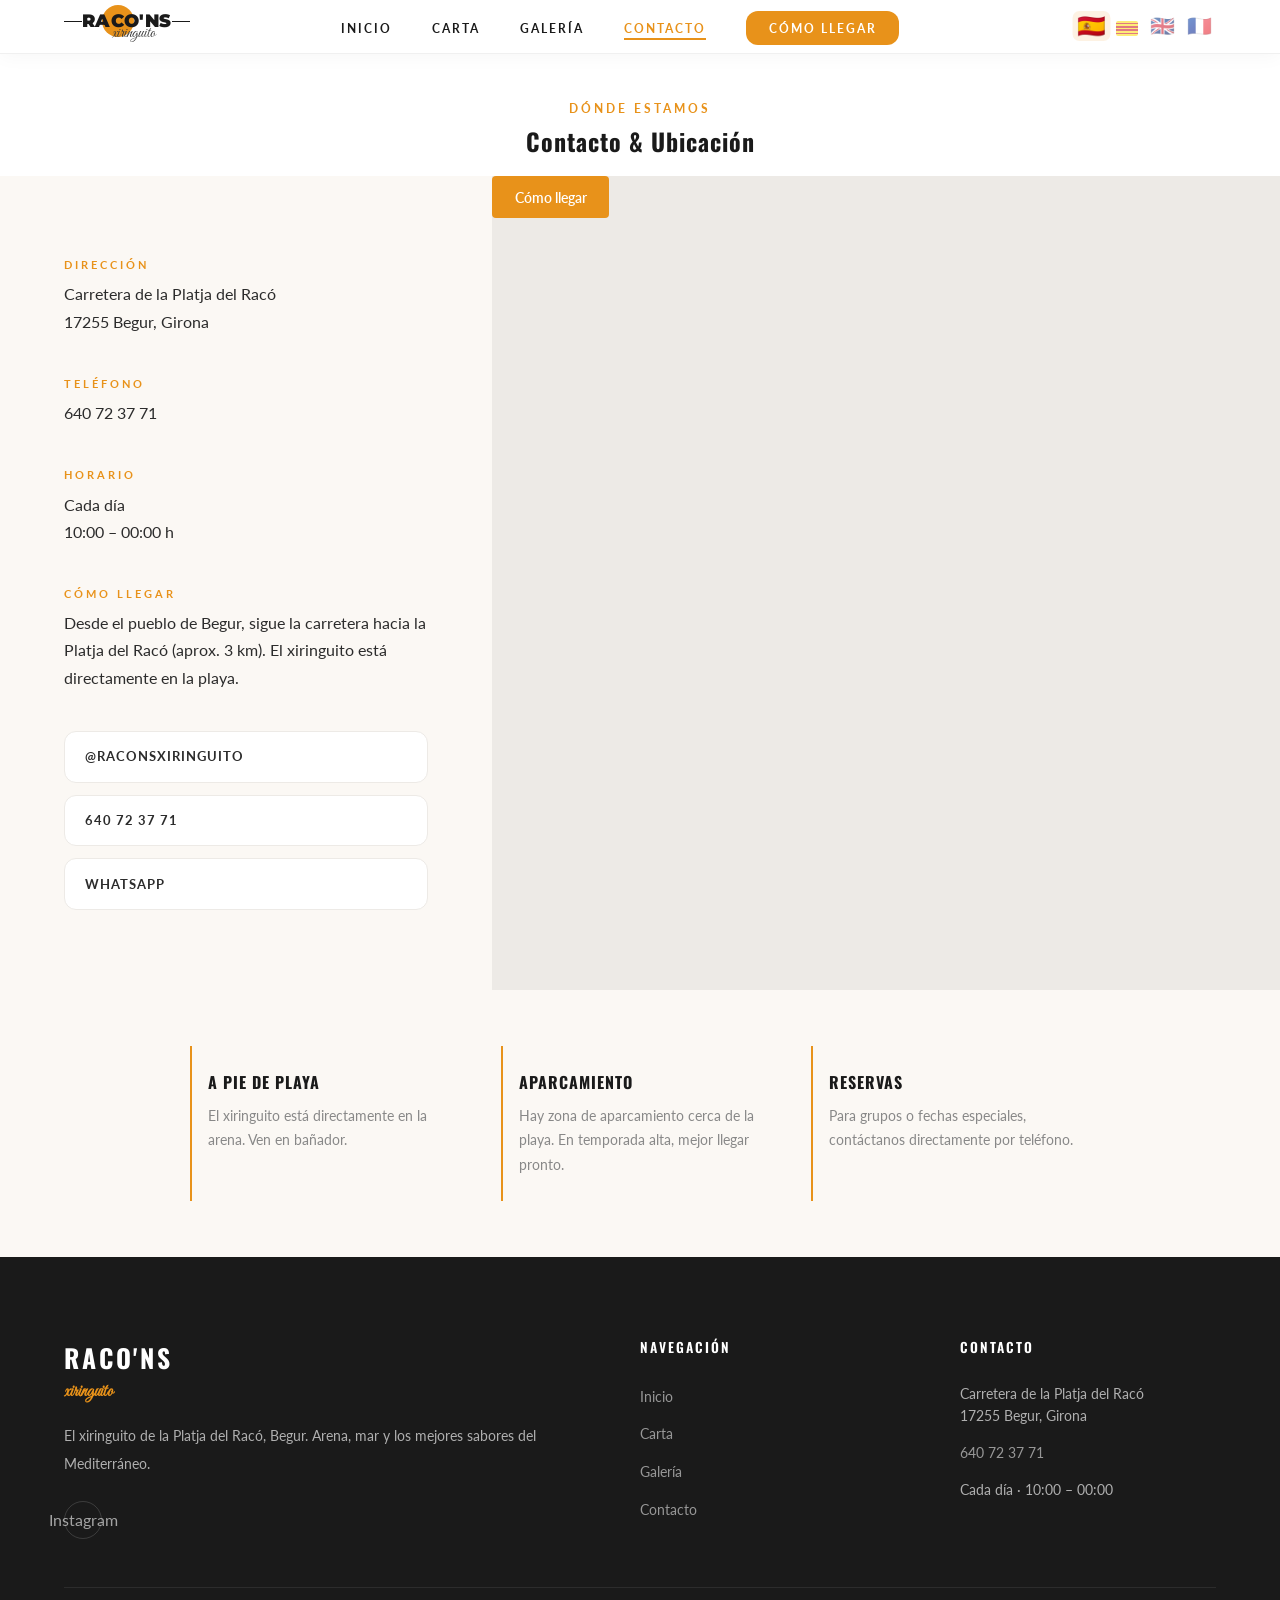
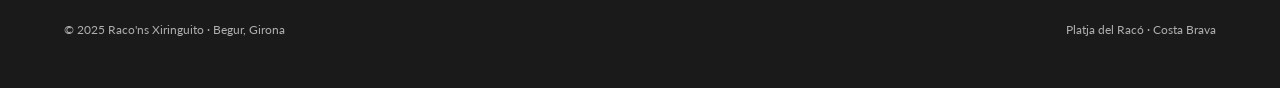
<file: contacto.html>
<!DOCTYPE html>
<html lang="es">
<head>
  <meta charset="UTF-8">
  <meta name="viewport" content="width=device-width, initial-scale=1.0">
  <title>Contacto — Raco'ns Xiringuito · Begur</title>
  <meta name="description" content="Contacta amb Raco'ns Xiringuito. Carretera de la Platja del Racó, 17255 Begur, Girona. Tel. 640 72 37 71. Obert cada dia de 10h a 00h.">
  <link rel="stylesheet" href="assets/css/styles.css">
  <link rel="icon" type="image/png" href="assets/img/logo.png">
</head>
<body data-page="contacto">

  <!-- NAV -->
  <nav>
    <a href="index.html" class="nav-logo">
      <div class="logo-mark logo-mark-sm">
        <div class="lm-row">
          <span class="lm-line"></span>
          <span class="lm-name-wrap">
            <span class="lm-circle"></span>
            <span class="lm-name">RACO'NS</span>
          </span>
          <span class="lm-line"></span>
        </div>
        <span class="lm-sub">xiringuito</span>
      </div>
    </a>
    <ul class="nav-links">
      <li><a href="index.html" data-i18n="nav_inicio">Inicio</a></li>
      <li><a href="carta.html" data-i18n="nav_carta">Carta</a></li>
      <li><a href="galeria.html" data-i18n="nav_galeria">Galería</a></li>
      <li><a href="contacto.html" class="active" data-i18n="nav_contacto">Contacto</a></li>
      <li><a href="contacto.html" class="nav-cta" data-i18n="nav_llegar">Cómo llegar</a></li>
    </ul>
    <div class="lang-switcher">
      <button class="lang-btn active" data-lang="es" title="Español">🇪🇸</button>
      <button class="lang-btn" data-lang="ca" title="Català"><span class="flag-ca"></span></button>
      <button class="lang-btn" data-lang="en" title="English">🇬🇧</button>
      <button class="lang-btn" data-lang="fr" title="Français">🇫🇷</button>
    </div>
    <div class="hamburger">
      <span></span><span></span><span></span>
    </div>
  </nav>

  <!-- PAGE HEADER -->
  <div class="page-header">
    <span class="section-tag" data-i18n="contacto_tag">Dónde estamos</span>
    <h1 class="section-title" data-i18n="contacto_title">Contacto & Ubicación</h1>
    <p class="section-desc" data-i18n="contacto_desc">Nos encontrarás en la Platja del Racó de Begur, a pie de mar, cada día del año.</p>
  </div>

  <!-- CONTACTO + MAPA -->
  <div class="contacto-layout">
    <div class="contacto-info-panel">

      <div class="contacto-item fade-in">
        <p class="contacto-label" data-i18n="contacto_label_address">Dirección</p>
        <p class="contacto-value">
          Carretera de la Platja del Racó<br>
          17255 Begur, Girona
        </p>
      </div>

      <div class="contacto-item fade-in delay-1">
        <p class="contacto-label" data-i18n="contacto_label_phone">Teléfono</p>
        <p class="contacto-value">
          <a href="tel:+34640723771">640 72 37 71</a>
        </p>
      </div>

      <div class="contacto-item fade-in delay-2">
        <p class="contacto-label" data-i18n="contacto_label_hours">Horario</p>
        <p class="contacto-value" data-i18n-html="contacto_hours_value">Cada día<br>10:00 – 00:00 h</p>
      </div>

      <div class="contacto-item fade-in delay-3">
        <p class="contacto-label" data-i18n="contacto_label_howto">Cómo llegar</p>
        <p class="contacto-value" data-i18n="contacto_howto_desc">
          Desde el pueblo de Begur, sigue la carretera hacia la Platja del Racó (aprox. 3 km). El xiringuito está directamente en la playa.
        </p>
      </div>

      <div class="contacto-social-links fade-in">
        <a href="https://www.instagram.com/raconsxiringuito/" target="_blank" rel="noopener" class="contacto-social-link">
          <span>@raconsxiringuito</span>
        </a>
        <a href="tel:+34640723771" class="contacto-social-link">
          <span>640 72 37 71</span>
        </a>
        <a href="https://wa.me/34640723771" target="_blank" rel="noopener" class="contacto-social-link">
          <span>WhatsApp</span>
        </a>
      </div>

    </div>

    <div class="contacto-map-panel">
      <a href="https://www.google.com/maps/dir/?api=1&destination=41.9809684,3.2072663" target="_blank" rel="noopener" class="map-directions-btn">Cómo llegar</a>
      <iframe
        src="https://maps.google.com/maps?q=41.9809684,3.2072663&z=15&output=embed"
        title="Mapa Raco'ns Xiringuito — Platja del Racó, Begur"
        allowfullscreen
        loading="lazy"
        referrerpolicy="no-referrer-when-downgrade">
      </iframe>
    </div>
  </div>

  <!-- INFO STRIP -->
  <section class="info-strip">
    <div class="info-strip-grid">
      <div class="info-strip-item fade-in">
        <h3 class="info-strip-title" data-i18n="contacto_strip1_title">A pie de playa</h3>
        <p class="info-strip-desc" data-i18n="contacto_strip1_desc">El xiringuito está directamente en la arena. Ven en bañador.</p>
      </div>
      <div class="info-strip-item fade-in delay-1">
        <h3 class="info-strip-title" data-i18n="contacto_strip2_title">Aparcamiento</h3>
        <p class="info-strip-desc" data-i18n="contacto_strip2_desc">Hay zona de aparcamiento cerca de la playa. En temporada alta, mejor llegar pronto.</p>
      </div>
      <div class="info-strip-item fade-in delay-2">
        <h3 class="info-strip-title" data-i18n="contacto_strip3_title">Reservas</h3>
        <p class="info-strip-desc" data-i18n="contacto_strip3_desc">Para grupos o fechas especiales, contáctanos directamente por teléfono.</p>
      </div>
    </div>
  </section>

  <!-- FOOTER -->
  <footer>
    <div class="footer-grid">
      <div class="footer-brand">
        <span class="footer-logo-text">RACO'NS</span>
        <span class="footer-logo-sub">xiringuito</span>
        <p class="footer-desc" data-i18n="footer_desc">El xiringuito de la Platja del Racó, Begur. Arena, mar y los mejores sabores del Mediterráneo.</p>
        <div class="footer-social">
          <a href="https://www.instagram.com/raconsxiringuito/" target="_blank" rel="noopener" title="Instagram">Instagram</a>
        </div>
      </div>
      <div>
        <p class="footer-heading" data-i18n="footer_nav_heading">Navegación</p>
        <ul class="footer-links">
          <li><a href="index.html" data-i18n="nav_inicio">Inicio</a></li>
          <li><a href="carta.html" data-i18n="nav_carta">Carta</a></li>
          <li><a href="galeria.html" data-i18n="nav_galeria">Galería</a></li>
          <li><a href="contacto.html" data-i18n="nav_contacto">Contacto</a></li>
        </ul>
      </div>
      <div>
        <p class="footer-heading" data-i18n="footer_contact_heading">Contacto</p>
        <div class="footer-info">
          <div class="footer-info-item">
            
            <span>Carretera de la Platja del Racó<br>17255 Begur, Girona</span>
          </div>
          <div class="footer-info-item">
            
            <a href="tel:+34640723771">640 72 37 71</a>
          </div>
          <div class="footer-info-item">
            
            <span data-i18n="footer_hours">Cada día · 10:00 – 00:00</span>
          </div>
        </div>
      </div>
    </div>
    <div class="footer-bottom">
      <span>© 2025 Raco'ns Xiringuito · Begur, Girona</span>
      <span>Platja del Racó · Costa Brava</span>
    </div>
  </footer>

  <script src="assets/js/translations.js"></script>
  <script src="assets/js/main.js"></script>
</body>
</html>
</file>
<file: assets/css/styles.css>
@import url('https://fonts.googleapis.com/css2?family=Oswald:wght@400;600;700&family=Montserrat:wght@800;900&family=Great+Vibes&family=Lato:ital,wght@0,300;0,400;0,700;1,300&display=swap');

:root {
  --orange: #E8921A;
  --orange-light: #F5B547;
  --orange-dark: #C47A10;
  --black: #1A1A1A;
  --dark: #2C2C2C;
  --gray: #888;
  --light-gray: #EDEAE6;
  --cream: #FBF8F4;
  --white: #FFFFFF;
  --transition: all 0.3s ease;
}

* { margin: 0; padding: 0; box-sizing: border-box; }
html { scroll-behavior: smooth; }

body {
  font-family: 'Lato', sans-serif;
  color: var(--black);
  background: var(--white);
  line-height: 1.6;
}

/* ========================
   NAVIGATION
======================== */
nav {
  position: fixed;
  top: 0; left: 0; right: 0;
  z-index: 1000;
  display: flex;
  align-items: center;
  justify-content: space-between;
  padding: 0.75rem 4rem;
  background: rgba(255,255,255,0.97);
  backdrop-filter: blur(16px);
  border-bottom: 1px solid rgba(0,0,0,0.06);
  transition: var(--transition);
  box-shadow: 0 2px 20px rgba(0,0,0,0.04);
}

.nav-logo {
  text-decoration: none;
  display: flex;
  align-items: center;
}

.nav-logo-img {
  height: 52px;
  width: auto;
  display: block;
}

.nav-logo .logo-name {
  font-family: 'Oswald', sans-serif;
  font-weight: 700;
  font-size: 1.3rem;
  letter-spacing: 3px;
  color: var(--black);
}

.nav-logo .logo-sub {
  font-family: 'Great Vibes', cursive;
  font-size: 0.95rem;
  color: var(--orange);
  font-weight: 600;
}

.nav-links {
  display: flex;
  gap: 2.5rem;
  list-style: none;
  align-items: center;
}

.nav-links a {
  text-decoration: none;
  font-family: 'Lato', sans-serif;
  font-weight: 700;
  font-size: 0.78rem;
  letter-spacing: 2px;
  text-transform: uppercase;
  color: var(--black);
  transition: var(--transition);
  position: relative;
}

.nav-links a::after {
  content: '';
  position: absolute;
  bottom: -4px; left: 0;
  width: 0; height: 2px;
  background: var(--orange);
  transition: var(--transition);
}

.nav-links a:hover,
.nav-links a.active { color: var(--orange); }
.nav-links a:hover::after,
.nav-links a.active::after { width: 100%; }

.nav-cta {
  background: var(--orange) !important;
  color: var(--white) !important;
  padding: 0.6rem 1.4rem;
  border-radius: 12px;
}
.nav-cta:hover { background: var(--orange-dark) !important; }
.nav-cta::after { display: none !important; }

/* Language switcher */
.lang-switcher {
  display: flex;
  align-items: center;
  gap: 0.25rem;
  margin-left: 1.5rem;
}
.lang-btn {
  background: none;
  border: none;
  font-size: 1.25rem;
  cursor: pointer;
  padding: 0.2rem 0.25rem;
  line-height: 1;
  opacity: 0.55;
  transition: opacity 0.2s ease, transform 0.2s ease;
  border-radius: 6px;
  -webkit-tap-highlight-color: transparent;
}
.lang-btn:hover { opacity: 0.85; transform: scale(1.1); }
.lang-btn.active {
  opacity: 1;
  transform: scale(1.15);
  background: rgba(232,146,26,0.12);
}

/* Bandera Catalunya CSS (Senyera: 4 franjes vermelles sobre groc) */
.flag-ca {
  display: inline-block;
  width: 22px;
  height: 15px;
  border-radius: 2px;
  vertical-align: middle;
  background: repeating-linear-gradient(
    180deg,
    #FCDD09 0,      #FCDD09 11.1%,
    #C60B1E 11.1%,  #C60B1E 22.2%,
    #FCDD09 22.2%,  #FCDD09 33.3%,
    #C60B1E 33.3%,  #C60B1E 44.4%,
    #FCDD09 44.4%,  #FCDD09 55.5%,
    #C60B1E 55.5%,  #C60B1E 66.6%,
    #FCDD09 66.6%,  #FCDD09 77.7%,
    #C60B1E 77.7%,  #C60B1E 88.8%,
    #FCDD09 88.8%,  #FCDD09 100%
  );
}

.hamburger {
  display: none;
  flex-direction: column;
  gap: 5px;
  cursor: pointer;
  z-index: 1001;
  padding: 4px;
}
.hamburger span {
  width: 24px; height: 2px;
  background: var(--black);
  transition: var(--transition);
  display: block;
}
.hamburger.active span:nth-child(1) { transform: rotate(45deg) translate(5px, 5px); }
.hamburger.active span:nth-child(2) { opacity: 0; }
.hamburger.active span:nth-child(3) { transform: rotate(-45deg) translate(5px, -5px); }

/* ========================
   LOGO MARK (CSS — fiel al original)
   Estructura:
     .logo-mark
       .lm-row
         .lm-line
         .lm-name-wrap   ← círculo absoluto dentro aquí
           .lm-circle
           .lm-name (RACO'NS)
         .lm-line
       .lm-sub (xiringuito) ← debajo del row
======================== */
.logo-mark {
  display: inline-block;
  line-height: 1;
  user-select: none;
}

.logo-mark .lm-row {
  display: flex;
  align-items: center;
}

.logo-mark .lm-line {
  display: block;
  height: 1px;
  background: var(--black);
  flex-shrink: 0;
}

/* El wrapper del nombre contiene el círculo absolutamente */
.logo-mark .lm-name-wrap {
  position: relative;
  display: inline-block;
}

/* Círculo — detrás del texto, centrado en zona "O'NS" */
.logo-mark .lm-circle {
  position: absolute;
  background: var(--orange);
  border-radius: 50%;
  z-index: 0;
  /* horizontal: empieza en ~40% del texto (zona de la O) */
  /* vertical: centrado y sobresale arriba y abajo */
  left: 40%;
  top: 50%;
}

.logo-mark .lm-name {
  font-family: 'Montserrat', sans-serif;
  font-weight: 900;
  color: var(--black);
  letter-spacing: 0.02em;
  position: relative;
  z-index: 1;
  display: block;
}

/* xiringuito — debajo, desplazado bajo el círculo */
.logo-mark .lm-sub {
  font-family: 'Great Vibes', cursive;
  color: #3a3a3a;
  display: block;
  position: relative;
  z-index: 1;
  line-height: 1;
}

/* ── Tamaño NAV (sm) ── */
.logo-mark-sm .lm-line  { width: 18px; }
.logo-mark-sm .lm-name  { font-size: 1.15rem; }
.logo-mark-sm .lm-circle {
  width: 32px; height: 32px;
  transform: translate(-50%, -50%);
}
.logo-mark-sm .lm-sub {
  font-size: 1rem;
  margin-top: -0.35em;
  padding-left: 38%;   /* alineado bajo el círculo */
}

/* ── Tamaño HERO (lg) ── */
.logo-mark-lg .lm-line  { width: clamp(35px, 5vw, 65px); }
.logo-mark-lg .lm-name  { font-size: clamp(2.6rem, 6.5vw, 4.5rem); }
.logo-mark-lg .lm-circle {
  width: clamp(90px, 13vw, 130px);
  height: clamp(90px, 13vw, 130px);
  transform: translate(-50%, -50%);
}
.logo-mark-lg .lm-sub {
  font-size: clamp(1.5rem, 3.5vw, 2.5rem);
  margin-top: -0.4em;
  padding-left: 32%;   /* alineado bajo el círculo */
}

/* ========================
   HERO
======================== */
.hero {
  min-height: 100vh;
  display: flex;
  flex-direction: column;
  align-items: center;
  justify-content: center;
  text-align: center;
  background: var(--white);
  padding: 120px 2rem 6rem;
  position: relative;
  overflow: hidden;
}

/* Decorative orange arc bottom */
.hero::after {
  content: '';
  position: absolute;
  bottom: -1px;
  left: 0; right: 0;
  height: 80px;
  background: var(--cream);
  clip-path: ellipse(60% 100% at 50% 100%);
}

.hero-logo-wrap {
  margin-bottom: 2.5rem;
}

.hero-logo-img {
  max-width: min(340px, 80vw);
  width: 100%;
  height: auto;
  display: block;
  margin: 0 auto;
}

.hero-tag {
  display: inline-block;
  font-size: 0.72rem;
  font-weight: 700;
  letter-spacing: 4px;
  text-transform: uppercase;
  color: var(--orange);
  margin-bottom: 1.25rem;
}

.hero-desc {
  font-size: 1.1rem;
  font-weight: 300;
  color: var(--gray);
  max-width: 420px;
  margin: 0 auto 2.5rem;
  line-height: 1.9;
}

.hero-btns {
  display: flex;
  gap: 1rem;
  justify-content: center;
  flex-wrap: wrap;
}

.btn-outline-dark {
  border: 2px solid var(--black);
  color: var(--black);
  background: transparent;
}
.btn-outline-dark:hover {
  background: var(--black);
  color: var(--white);
  transform: translateY(-2px);
}

.hero-scroll {
  position: absolute;
  bottom: 2.5rem;
  left: 50%;
  transform: translateX(-50%);
  color: var(--gray);
  font-size: 0.65rem;
  letter-spacing: 3px;
  text-transform: uppercase;
  display: flex;
  flex-direction: column;
  align-items: center;
  gap: 0.5rem;
  animation: bounce 2.5s infinite;
  z-index: 1;
}
.hero-scroll::before { content: '↓'; font-size: 1rem; color: var(--orange); }

@keyframes bounce {
  0%, 100% { transform: translateX(-50%) translateY(0); }
  50% { transform: translateX(-50%) translateY(8px); }
}

/* ========================
   BUTTONS
======================== */
.btn {
  display: inline-block;
  padding: 0.95rem 2.5rem;
  font-family: 'Lato', sans-serif;
  font-weight: 700;
  font-size: 0.78rem;
  letter-spacing: 2px;
  text-transform: uppercase;
  text-decoration: none;
  transition: var(--transition);
  border-radius: 50px;
  cursor: pointer;
  border: none;
}

.btn-primary { background: var(--orange); color: var(--white); }
.btn-primary:hover { background: var(--orange-dark); transform: translateY(-2px); box-shadow: 0 8px 20px rgba(232,146,26,0.4); }

.btn-outline { border: 2px solid var(--white); color: var(--white); background: transparent; }
.btn-outline:hover { background: var(--white); color: var(--black); transform: translateY(-2px); }

.btn-dark { background: var(--black); color: var(--white); }
.btn-dark:hover { background: var(--dark); transform: translateY(-2px); }

.btn-white { background: var(--white); color: var(--orange); }
.btn-white:hover { background: var(--cream); transform: translateY(-2px); }

/* ========================
   SHARED SECTION STYLES
======================== */
section { padding: 6rem 4rem; }

.section-tag {
  display: block;
  font-size: 0.72rem;
  font-weight: 700;
  letter-spacing: 3px;
  text-transform: uppercase;
  color: var(--orange);
  margin-bottom: 0.75rem;
}

.section-title {
  font-family: 'Oswald', sans-serif;
  font-size: clamp(2rem, 4vw, 3rem);
  font-weight: 700;
  letter-spacing: 1px;
  color: var(--black);
  margin-bottom: 1rem;
}

.section-desc {
  font-size: 1.05rem;
  color: var(--gray);
  max-width: 500px;
  line-height: 1.9;
}

/* ========================
   ABOUT (HOME)
======================== */
.about {
  background: var(--cream);
  display: grid;
  grid-template-columns: 1.35fr 1fr;
  gap: 5rem;
  align-items: center;
}

.about-image {
  position: relative;
  height: 580px;
}

.about-img-main {
  width: 80%;
  height: 100%;
  object-fit: cover;
  border-radius: 12px;
  display: block;
  transform: scale(1.04);
  transform-origin: center center;
  transition: transform 0.5s ease;
}
.about-img-main:hover { transform: scale(1.07); }

.about-img-placeholder {
  width: 80%;
  height: 100%;
  background: linear-gradient(135deg, #1A1A1A 0%, #2C2C2C 100%);
  border-radius: 12px;
  display: flex;
  align-items: center;
  justify-content: center;
  color: rgba(255,255,255,0.25);
  font-size: 0.75rem;
  letter-spacing: 3px;
  text-transform: uppercase;
}

.about-img-accent {
  position: absolute;
  bottom: -2rem;
  right: 0;
  width: 48%;
  height: 52%;
  object-fit: cover;
  border: 6px solid var(--cream);
  border-radius: 12px;
  transform: scale(1.04);
  transform-origin: center center;
  transition: transform 0.5s ease;
}
.about-img-accent:hover { transform: scale(1.07); }

.about-accent-placeholder {
  position: absolute;
  bottom: -2rem;
  right: 0;
  width: 48%;
  height: 52%;
  background: var(--orange);
  border: 6px solid var(--cream);
  border-radius: 12px;
  display: flex;
  align-items: center;
  justify-content: center;
  color: rgba(255,255,255,0.3);
  font-size: 0.7rem;
  letter-spacing: 2px;
}

.about-stats {
  display: grid;
  grid-template-columns: repeat(3, 1fr);
  gap: 1rem;
  margin-top: 2.5rem;
}

.stat {
  text-align: center;
  padding: 1.5rem;
  background: var(--white);
  border-radius: 12px;
}

.stat-num {
  font-family: 'Oswald', sans-serif;
  font-size: 2.2rem;
  font-weight: 700;
  color: var(--orange);
  display: block;
}

.stat-label {
  font-size: 0.75rem;
  color: var(--gray);
  letter-spacing: 1px;
  text-transform: uppercase;
}

/* ========================
   MENU PREVIEW (HOME)
======================== */
.menu-preview {
  text-align: center;
}

.menu-preview .section-tag,
.menu-preview .section-title,
.menu-preview .section-desc {
  text-align: center;
  margin-left: auto;
  margin-right: auto;
}

.menu-grid {
  display: grid;
  grid-template-columns: repeat(3, 1fr);
  gap: 1.5rem;
  margin-top: 3rem;
}

.menu-card {
  background: var(--cream);
  padding: 2rem;
  border-radius: 12px;
  text-align: left;
  transition: var(--transition);
}

.menu-card:hover {
  transform: translateY(-5px);
  box-shadow: 0 12px 35px rgba(0,0,0,0.08);
}

.menu-card-title {
  font-family: 'Oswald', sans-serif;
  font-size: 1rem;
  font-weight: 600;
  letter-spacing: 1.5px;
  text-transform: uppercase;
  margin-bottom: 0.5rem;
}

.menu-card-desc {
  font-size: 0.88rem;
  color: var(--gray);
  line-height: 1.7;
}

.menu-card-link {
  display: inline-block;
  margin-top: 1rem;
  font-size: 0.72rem;
  font-weight: 700;
  letter-spacing: 1.5px;
  text-transform: uppercase;
  color: var(--orange);
  text-decoration: none;
}

.menu-preview-cta { margin-top: 3rem; }

/* ========================
   GALLERY STRIP (HOME)
======================== */
.gallery-strip {
  background: var(--black);
  padding: 6rem 0;
  overflow: hidden;
  max-width: 100vw;
}

.gallery-strip-header {
  padding: 0 4rem;
  margin-bottom: 3rem;
}

.gallery-strip-header .section-tag,
.gallery-strip-header .section-title { color: var(--white); }

.gallery-scroll {
  display: flex;
  gap: 1rem;
  overflow-x: auto;
  overflow-y: hidden;
  padding: 0 4rem 1rem;
  scrollbar-width: none;
  cursor: grab;
  -webkit-overflow-scrolling: touch;
  box-sizing: border-box;
}
.gallery-scroll:active { cursor: grabbing; }
.gallery-scroll::-webkit-scrollbar { display: none; }

.gallery-thumb {
  flex: 0 0 300px;
  height: 220px;
  overflow: hidden;
  border-radius: 12px;
}

.gallery-thumb img {
  width: 100%; height: 100%;
  object-fit: cover;
  transform: scale(1.05);
  transform-origin: center center;
  transition: transform 0.4s ease;
  display: block;
}

.gallery-thumb .ph {
  width: 100%; height: 100%;
  display: flex;
  align-items: center;
  justify-content: center;
  color: rgba(255,255,255,0.2);
  font-size: 0.72rem;
  letter-spacing: 3px;
  text-transform: uppercase;
}

.gallery-thumb:hover img { transform: scale(1.11); }

/* ========================
   INFO STRIP (contacto)
======================== */
.info-strip {
  background: var(--cream);
  padding: 3.5rem 4rem;
}
.info-strip-grid {
  display: grid;
  grid-template-columns: repeat(3, 1fr);
  gap: 2rem;
  max-width: 900px;
  margin: 0 auto;
  text-align: center;
}
.info-strip-item {
  padding: 1.5rem 1rem;
  border-left: 2px solid var(--orange);
  text-align: left;
}
.info-strip-title {
  font-family: 'Oswald', sans-serif;
  letter-spacing: 1px;
  font-size: 1rem;
  margin-bottom: 0.5rem;
  color: var(--black);
  text-transform: uppercase;
}
.info-strip-desc {
  font-size: 0.9rem;
  color: var(--gray);
  line-height: 1.7;
}

/* ========================
   CTA BANNER
======================== */
.cta-banner {
  background: var(--orange);
  text-align: center;
  padding: 5rem 4rem;
}

.cta-banner .section-title { color: var(--white); }
.cta-banner p { color: rgba(255,255,255,0.88); font-size: 1.1rem; margin: 1rem 0 2.5rem; }

/* ========================
   FOOTER
======================== */
footer {
  background: var(--black);
  color: rgba(255,255,255,0.65);
  padding: 5rem 4rem 3rem;
}

.footer-grid {
  display: grid;
  grid-template-columns: 2fr 1fr 1fr;
  gap: 4rem;
  margin-bottom: 3rem;
}

.footer-brand {}

.footer-logo-text {
  font-family: 'Oswald', sans-serif;
  font-size: 1.6rem;
  font-weight: 700;
  color: var(--white);
  letter-spacing: 3px;
  display: block;
}

.footer-logo-sub {
  font-family: 'Great Vibes', cursive;
  color: var(--orange);
  font-size: 1.1rem;
  font-weight: 600;
  display: block;
  margin-bottom: 1rem;
}

.footer-desc { font-size: 0.9rem; line-height: 1.9; }

.footer-social {
  display: flex;
  gap: 0.75rem;
  margin-top: 1.5rem;
}

.footer-social a {
  width: 38px; height: 38px;
  border: 1px solid rgba(255,255,255,0.15);
  border-radius: 50%;
  display: flex;
  align-items: center;
  justify-content: center;
  text-decoration: none;
  color: rgba(255,255,255,0.6);
  font-size: 1rem;
  transition: var(--transition);
}

.footer-social a:hover {
  background: var(--orange);
  border-color: var(--orange);
  color: var(--white);
}

.footer-heading {
  font-family: 'Oswald', sans-serif;
  font-size: 0.85rem;
  font-weight: 600;
  letter-spacing: 2px;
  text-transform: uppercase;
  color: var(--white);
  margin-bottom: 1.5rem;
}

.footer-links { list-style: none; display: flex; flex-direction: column; gap: 0.75rem; }
.footer-links a {
  color: rgba(255,255,255,0.55);
  text-decoration: none;
  font-size: 0.88rem;
  transition: var(--transition);
}
.footer-links a:hover { color: var(--orange); }

.footer-info { display: flex; flex-direction: column; gap: 0.9rem; }
.footer-info-item { display: flex; gap: 0.75rem; font-size: 0.88rem; align-items: flex-start; }
.footer-info-item .icon { color: var(--orange); font-style: normal; min-width: 18px; margin-top: 2px; }
.footer-info-item a { color: rgba(255,255,255,0.55); text-decoration: none; transition: var(--transition); }
.footer-info-item a:hover { color: var(--orange); }

.footer-bottom {
  border-top: 1px solid rgba(255,255,255,0.08);
  padding-top: 2rem;
  display: flex;
  justify-content: space-between;
  align-items: center;
  font-size: 0.78rem;
}

/* ========================
   PAGE HEADER (inner pages)
======================== */
.page-header {
  padding: 100px 4rem 1rem;
  background: var(--white);
  text-align: center;
}

.page-header .section-title { font-size: 1.5rem; margin-bottom: 0; }
.page-header .section-desc { display: none; }
.page-header .section-tag { margin-bottom: 0.2rem; }

/* ========================
   CARTA PAGE
======================== */
.carta-tabs-bar {
  background: var(--white);
  border-bottom: 2px solid var(--light-gray);
  position: sticky;
  top: 72px;
  z-index: 100;
  overflow-x: auto;
  scrollbar-width: none;
  -webkit-overflow-scrolling: touch;
}
.carta-tabs-bar::-webkit-scrollbar { display: none; }

.carta-tabs-inner {
  display: flex;
  padding: 0 2rem;
  min-width: max-content;
}

.carta-tab {
  padding: 0.8rem 1rem;
  font-size: 0.68rem;
  font-weight: 700;
  letter-spacing: 1.5px;
  text-transform: uppercase;
  cursor: pointer;
  border: none;
  border-bottom: 3px solid transparent;
  color: var(--gray);
  background: none;
  font-family: 'Lato', sans-serif;
  transition: var(--transition);
  white-space: nowrap;
  touch-action: manipulation;
}

.carta-tab:hover,
.carta-tab.active {
  color: var(--orange);
  border-bottom-color: var(--orange);
}

.carta-body { padding: 0; }

.carta-section {
  padding: 4rem;
  border-bottom: 1px solid var(--light-gray);
}

.carta-section-header { margin-bottom: 2rem; }

.carta-section-title {
  font-family: 'Oswald', sans-serif;
  font-size: 1.7rem;
  font-weight: 700;
  letter-spacing: 2px;
  text-transform: uppercase;
  display: flex;
  align-items: center;
  gap: 1.5rem;
}

.carta-section-title::after {
  content: '';
  flex: 1;
  height: 1px;
  background: var(--light-gray);
}

.carta-section-sub {
  font-family: 'Great Vibes', cursive;
  font-size: 1.1rem;
  color: var(--orange);
  margin-top: 0.3rem;
  font-weight: 600;
}

.carta-items {
  display: grid;
  grid-template-columns: repeat(2, 1fr);
  gap: 0 3rem;
}

.carta-item {
  display: flex;
  justify-content: space-between;
  align-items: flex-start;
  padding: 0.9rem 0;
  border-bottom: 1px solid var(--light-gray);
  gap: 1rem;
}

.carta-item-info { flex: 1; }

.carta-item-name {
  font-weight: 700;
  font-size: 0.93rem;
  color: var(--black);
}

.carta-item-desc {
  font-size: 0.8rem;
  color: var(--gray);
  margin-top: 0.15rem;
  font-style: italic;
}

.carta-item-price {
  font-family: 'Oswald', sans-serif;
  font-size: 1rem;
  font-weight: 600;
  color: var(--orange);
  white-space: nowrap;
}

.carta-divider {
  background: var(--cream);
  padding: 1.5rem 4rem;
  font-family: 'Oswald', sans-serif;
  font-size: 0.75rem;
  letter-spacing: 3px;
  text-transform: uppercase;
  color: var(--gray);
}

/* ========================
   GALERIA PAGE
======================== */
.gallery-filters {
  display: flex;
  gap: 0.75rem;
  justify-content: center;
  padding: 2rem 4rem;
  flex-wrap: wrap;
}

.filter-btn {
  padding: 0.6rem 1.5rem;
  font-size: 0.75rem;
  font-weight: 700;
  letter-spacing: 2px;
  text-transform: uppercase;
  border: 1px solid var(--light-gray);
  background: none;
  cursor: pointer;
  font-family: 'Lato', sans-serif;
  border-radius: 12px;
  transition: var(--transition);
  color: var(--gray);
}

.filter-btn:hover,
.filter-btn.active {
  background: var(--orange);
  border-color: var(--orange);
  color: var(--white);
}

.gallery-masonry {
  columns: 3;
  column-gap: 1rem;
  padding: 0 4rem 6rem;
}

.gallery-masonry-item {
  break-inside: avoid;
  margin-bottom: 1rem;
  overflow: hidden;
  border-radius: 12px;
  cursor: pointer;
}

.gallery-masonry-item img,
.gallery-masonry-item .ph {
  width: 100%;
  display: block;
  transform: scale(1.05);
  transform-origin: center center;
  transition: transform 0.4s ease;
}

.gallery-masonry-item .ph {
  height: 250px;
  display: flex;
  align-items: center;
  justify-content: center;
  color: rgba(255,255,255,0.25);
  font-size: 0.72rem;
  letter-spacing: 3px;
  text-transform: uppercase;
}

.gallery-masonry-item:hover img { transform: scale(1.09); }

/* Lightbox */
.lightbox {
  position: fixed;
  inset: 0;
  background: rgba(0,0,0,0.95);
  z-index: 9999;
  display: flex;
  align-items: center;
  justify-content: center;
  opacity: 0;
  pointer-events: none;
  transition: opacity 0.3s ease;
}

.lightbox.open { opacity: 1; pointer-events: all; }

.lightbox img {
  max-width: 90vw;
  max-height: 90vh;
  object-fit: contain;
  border-radius: 12px;
}

.lightbox-close {
  position: absolute;
  top: 2rem; right: 2rem;
  color: var(--white);
  font-size: 2rem;
  cursor: pointer;
  background: none;
  border: none;
  line-height: 1;
  opacity: 0.7;
  transition: var(--transition);
}
.lightbox-close:hover { opacity: 1; }

/* ========================
   CONTACTO PAGE
======================== */
.contacto-layout {
  display: grid;
  grid-template-columns: 1fr 1.6fr;
  min-height: 550px;
}

.contacto-info-panel {
  background: var(--cream);
  padding: 5rem 4rem;
}

.contacto-map-panel { background: var(--light-gray); position: relative; }
.map-directions-btn { display: inline-block; margin-bottom: 0.75rem; background: var(--orange); color: white; padding: 0.6rem 1.4rem; border-radius: 4px; text-decoration: none; font-weight: 600; font-size: 0.9rem; }

.contacto-map-panel iframe {
  width: 100%; height: 100%;
  min-height: 450px;
  border: none;
  display: block;
}

.contacto-item { margin-bottom: 2.5rem; }

.contacto-label {
  font-size: 0.7rem;
  font-weight: 700;
  letter-spacing: 3px;
  text-transform: uppercase;
  color: var(--orange);
  margin-bottom: 0.4rem;
}

.contacto-value {
  font-size: 1rem;
  color: var(--dark);
  line-height: 1.7;
}

.contacto-value a {
  color: var(--dark);
  text-decoration: none;
  transition: var(--transition);
}
.contacto-value a:hover { color: var(--orange); }

.contacto-social-links {
  display: flex;
  flex-direction: column;
  gap: 0.75rem;
  margin-top: 2.5rem;
}

.contacto-social-link {
  display: flex;
  align-items: center;
  gap: 0.75rem;
  padding: 0.9rem 1.25rem;
  border: 1px solid var(--light-gray);
  border-radius: 12px;
  text-decoration: none;
  color: var(--dark);
  font-size: 0.82rem;
  font-weight: 700;
  letter-spacing: 1px;
  text-transform: uppercase;
  transition: var(--transition);
  background: var(--white);
}

.contacto-social-link:hover {
  background: var(--orange);
  border-color: var(--orange);
  color: var(--white);
}

/* ========================
   ANIMATIONS
======================== */
.fade-in {
  opacity: 0;
  transform: translateY(24px);
  transition: opacity 0.65s ease, transform 0.65s ease;
}

.fade-in.visible {
  opacity: 1;
  transform: translateY(0);
}

.fade-in.delay-1 { transition-delay: 0.1s; }
.fade-in.delay-2 { transition-delay: 0.2s; }
.fade-in.delay-3 { transition-delay: 0.3s; }

/* ========================
   RESPONSIVE
======================== */
@media (max-width: 1024px) {
  nav { padding: 1rem 2rem; }
  section { padding: 5rem 2rem; }
  .about { grid-template-columns: 1fr; gap: 3rem; padding: 4rem 2rem; }
  .menu-grid { grid-template-columns: repeat(2, 1fr); }
  .footer-grid { grid-template-columns: 1fr 1fr; gap: 2.5rem; }
  .gallery-masonry { columns: 2; }
  .contacto-layout { grid-template-columns: 1fr; }
  .contacto-info-panel { padding: 4rem 2rem; }
  .carta-section { padding: 3rem 2rem; }
  .carta-tabs-inner { padding: 0 1.5rem; }
  .gallery-strip-header { padding: 0 2rem; }
  .gallery-scroll { padding: 0 2rem 1rem; }
  .gallery-strip-cta { padding: 2rem 4rem 0; }
  .info-strip { padding: 3rem 2rem; }
}

@media (max-width: 768px) {
  /* ── Nav móvil: 2 filas ── */
  nav {
    padding: 0;
    flex-wrap: wrap;
    overflow: visible;
  }
  .nav-logo {
    order: 1;
    padding: 0.65rem 1.25rem;
    flex-shrink: 0;
  }
  .lang-switcher {
    order: 2;
    margin-left: auto;
    padding: 0.65rem 1.25rem;
  }
  .hamburger { display: none !important; }

  /* Fila links — ocupa ancho completo */
  .nav-links {
    order: 3;
    position: static !important;
    top: auto !important; right: auto !important;
    width: 100% !important;
    height: auto !important;
    min-height: 0 !important;
    flex-direction: row !important;
    display: flex !important;
    gap: 0 !important;
    padding: 0 !important;
    background: rgba(255,255,255,0.97) !important;
    box-shadow: none !important;
    border-top: 1px solid rgba(0,0,0,0.08);
    overflow-x: auto;
    overflow-y: hidden;
    scrollbar-width: none;
    -webkit-overflow-scrolling: touch;
    transition: none !important;
    transform: none !important;
  }
  .nav-links::-webkit-scrollbar { display: none; }
  .nav-links li {
    flex: 1 1 0;
    min-width: 0;
    border-bottom: none !important;
    border-right: 1px solid rgba(0,0,0,0.06);
    display: flex;
  }
  .nav-links li:last-child { border-right: none; }
  .nav-links a {
    display: flex !important;
    align-items: center;
    justify-content: center;
    width: 100%;
    padding: 0.6rem 0.4rem !important;
    font-size: 0.58rem !important;
    letter-spacing: 1px;
    color: var(--black) !important;
    white-space: nowrap;
  }
  .nav-links a::after { display: none !important; }
  .nav-links a.active,
  .nav-links a:hover { color: var(--orange) !important; }
  .nav-cta {
    background: var(--orange) !important;
    color: var(--white) !important;
    border-radius: 0 !important;
    padding: 0.6rem 0.4rem !important;
  }

  /* Nav logo más pequeño en móvil */
  .logo-mark-sm .lm-name  { font-size: 0.95rem; }
  .logo-mark-sm .lm-circle { width: 26px; height: 26px; }
  .logo-mark-sm .lm-line  { width: 14px; }
  .logo-mark-sm .lm-sub   { font-size: 0.82rem; }

  /* Hero móvil */
  .hero { padding: 115px 1.5rem 4rem; }
  .hero-logo-img { max-width: 260px; }
  .logo-mark-lg .lm-name  { font-size: 2.4rem; }
  .logo-mark-lg .lm-circle { width: 75px; height: 75px; }
  .logo-mark-lg .lm-line  { width: 30px; }
  .logo-mark-lg .lm-sub   { font-size: 1.4rem; }

  section { padding: 3.5rem 1.5rem; }

  .menu-grid { grid-template-columns: 1fr; }
  .carta-items { grid-template-columns: 1fr; }
  .gallery-masonry { columns: 1; padding: 0 1.5rem 4rem; }
  .gallery-filters { padding: 1.5rem; }
  .page-header { padding: 105px 1.5rem 0.75rem; }
  .carta-section { padding: 2rem 1.25rem; }
  .carta-tabs-inner { padding: 0 0.75rem; }
  .carta-section-title { font-size: 1.2rem; }
  .carta-divider { padding: 0.75rem 1.25rem; font-size: 0.65rem; }
  .cta-banner { padding: 3.5rem 1.5rem; }

  /* About en móvil */
  .about { padding: 3rem 1.5rem; }
  .about-stats { grid-template-columns: repeat(3, 1fr); }

  footer { padding: 3.5rem 1.5rem 2rem; }
  .footer-grid { grid-template-columns: 1fr; gap: 2rem; }
  .footer-bottom { flex-direction: column; gap: 0.75rem; text-align: center; }

  /* Contacto móvil */
  .contacto-info-panel { padding: 3rem 1.5rem; }

  /* Info strip móvil */
  .info-strip { padding: 2.5rem 1.5rem; }
  .info-strip-grid { grid-template-columns: 1fr; gap: 0; }
  .info-strip-item { border-left: none; border-bottom: 1px solid rgba(0,0,0,0.08); padding: 1.25rem 0; }
  .info-strip-item:last-child { border-bottom: none; }

  /* Carrusel fotos móvil */
  .gallery-strip { padding: 3.5rem 0; }
  .gallery-strip-header { padding: 0 1.5rem; margin-bottom: 1.5rem; }
  .gallery-scroll { padding: 0 1.5rem 1rem; gap: 0.75rem; }
  .gallery-thumb { flex: 0 0 220px; height: 160px; }
  .gallery-strip-cta { padding: 1.5rem 1.5rem 0; }
  .gallery-thumb img,
  .gallery-masonry-item img { transform: none; }
  .gallery-thumb:hover img,
  .gallery-masonry-item:hover img { transform: none; }
}

.sr-only{position:absolute;width:1px;height:1px;padding:0;margin:-1px;overflow:hidden;clip:rect(0,0,0,0);white-space:nowrap;border:0}
</file>
